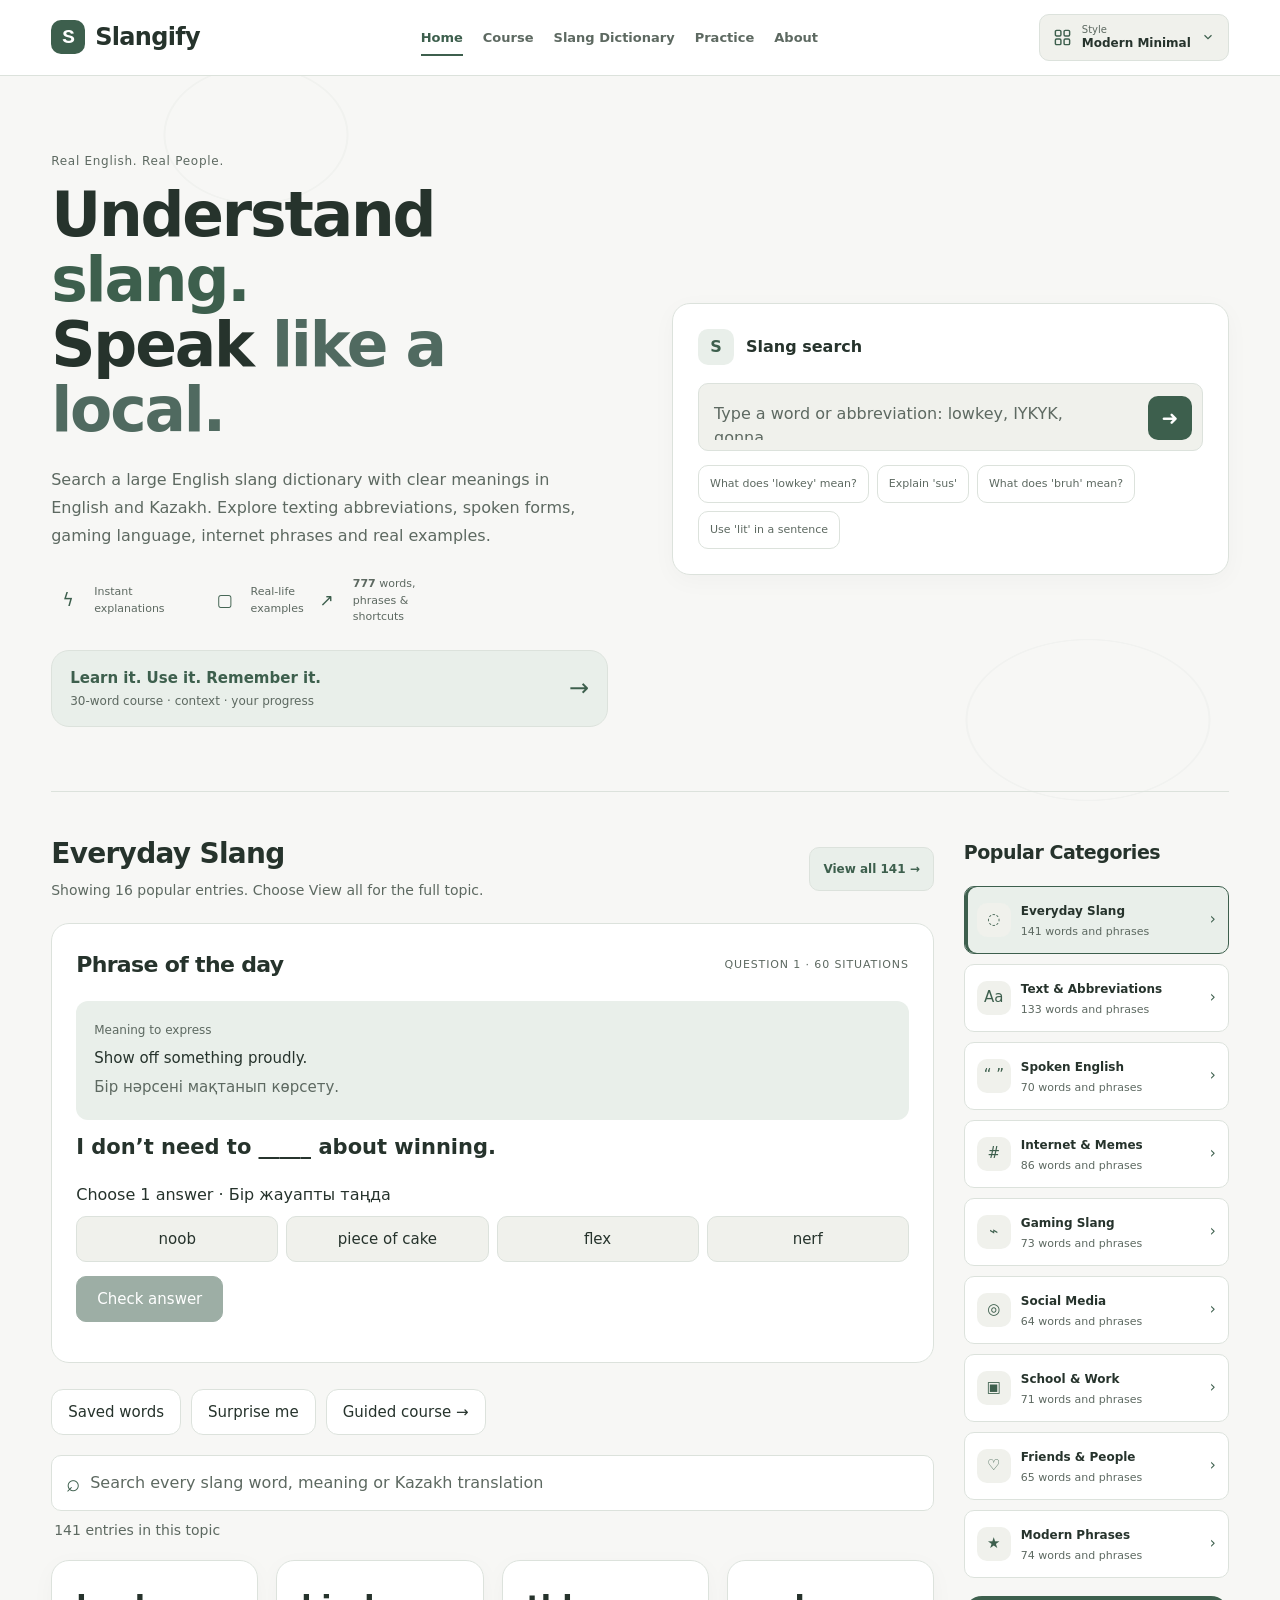
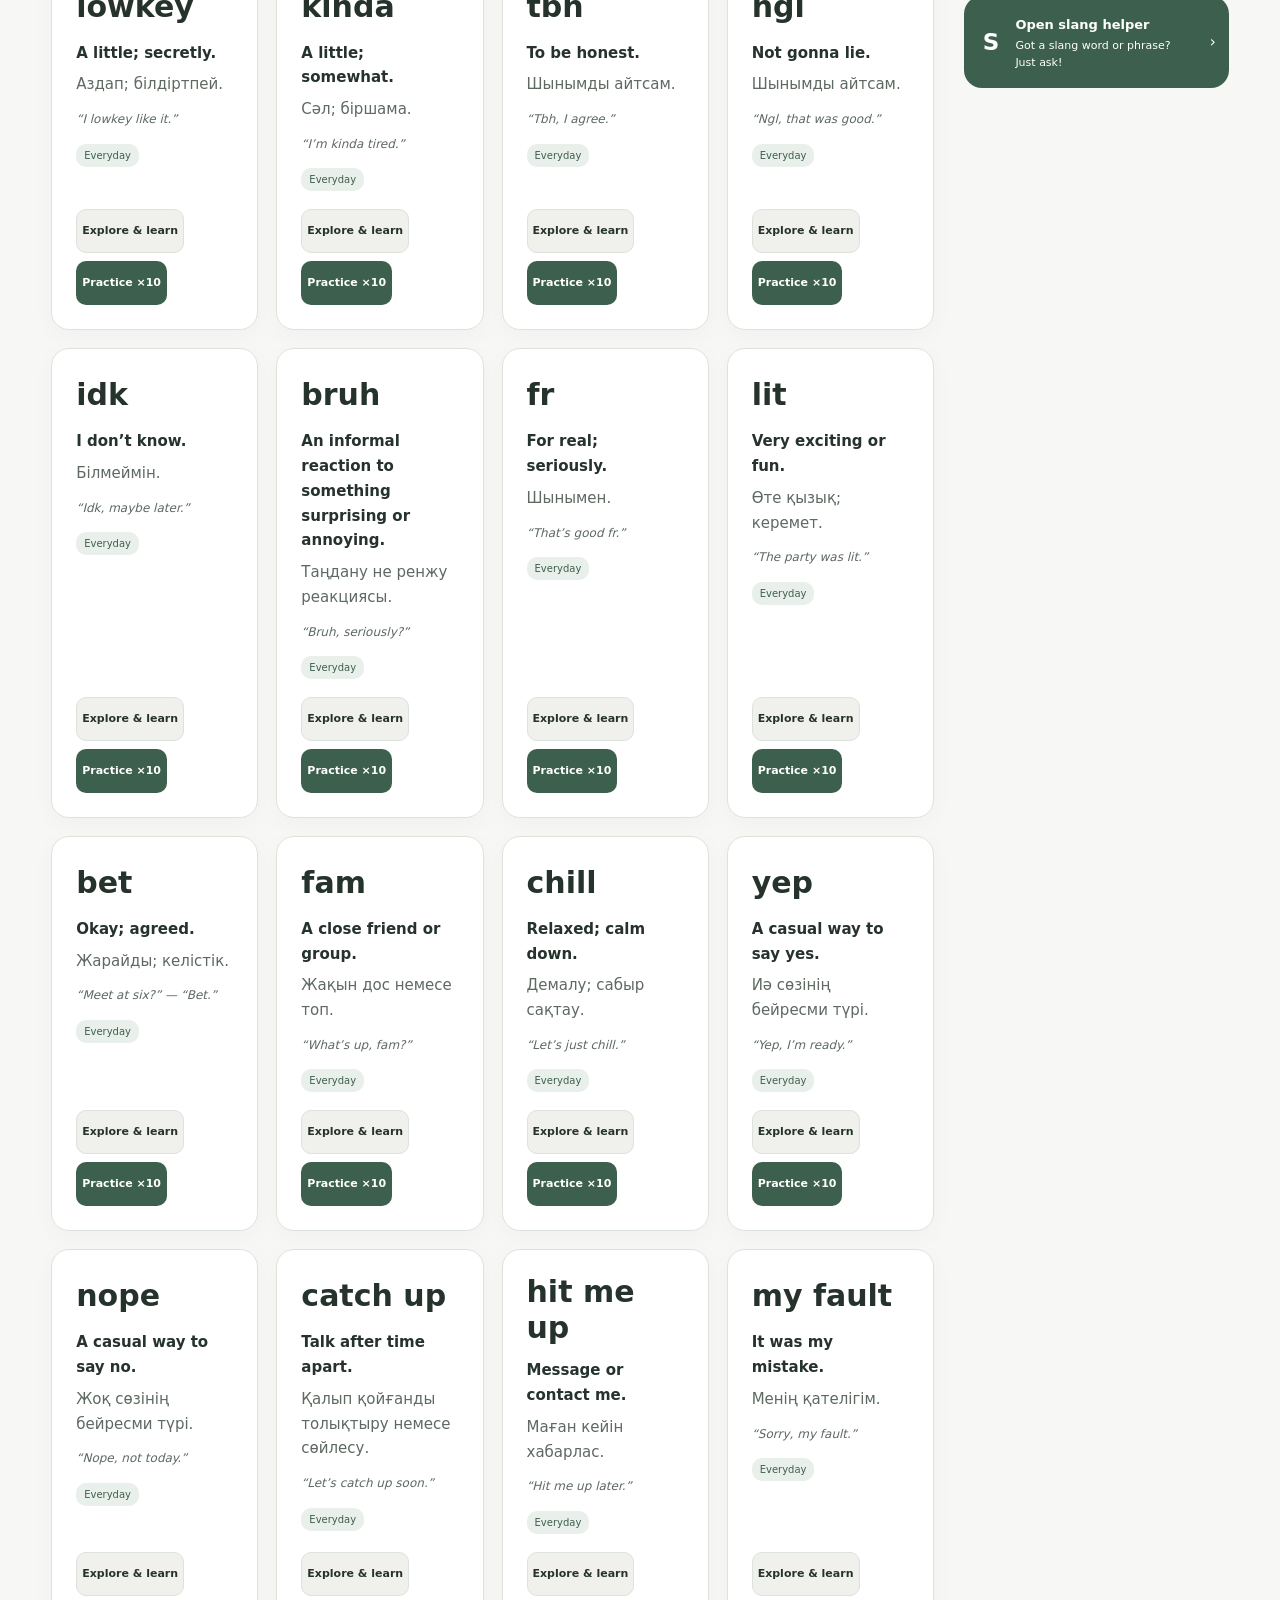
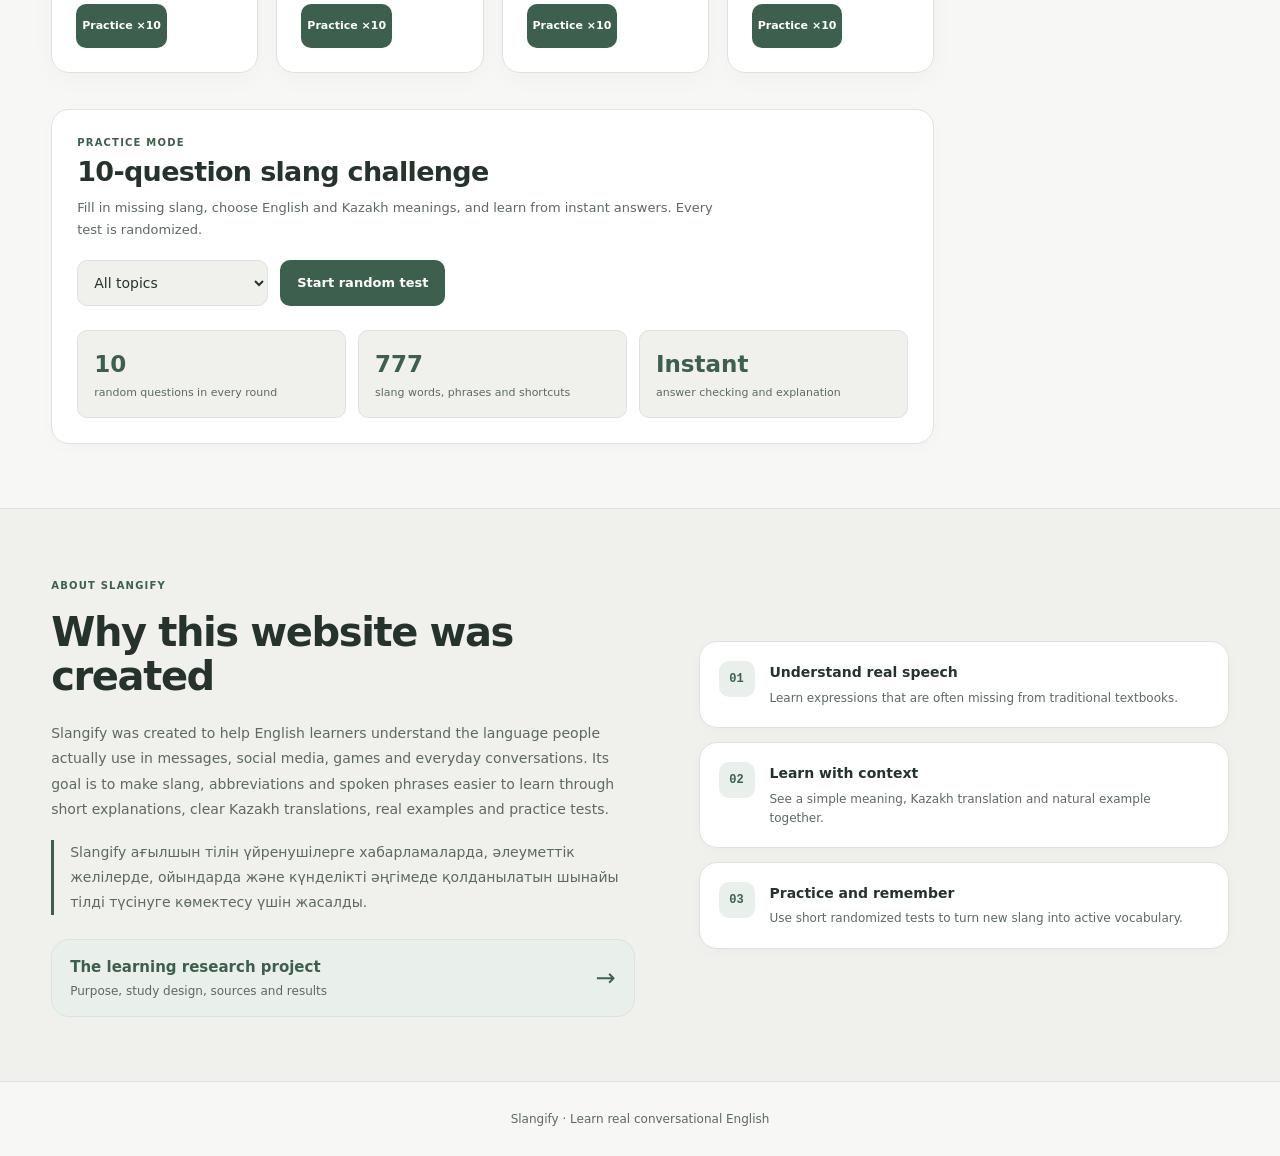
<file: index.html>
<!DOCTYPE html>
<html lang="en" data-style="modern-minimal">
<head>
<meta charset="UTF-8" />
<meta name="viewport" content="width=device-width, initial-scale=1.0, viewport-fit=cover" />
<meta name="description" content="Learn real English slang with short English explanations, Kazakh meanings, examples, and a built-in slang helper." />
<meta name="theme-color" content="#f7f7f5" />
<script>
// Apply a validated preference before the first paint; storage may be unavailable.
window.SLANGIFY_STYLES = [
  {id:'modern-pixel',name:'Modern Pixel',description:'Clean cards · pixel details',color:'#f4f4f8'},
  {id:'y2k',name:'Y2K',description:'Glossy pastels · soft curves',color:'#f7edf9'},
  {id:'neo-brutalism',name:'Neo-Brutalism',description:'Bold borders · solid shadows',color:'#fff7dc'},
  {id:'retro-web',name:'Retro Web',description:'Classic windows · paper tones',color:'#eae9dd'},
  {id:'modern-minimal',name:'Modern Minimal',description:'Quiet colors · open space',color:'#f7f7f5'},
  {id:'dark-neon',name:'Dark Neon',description:'Deep violet · gentle glow',color:'#10101b'},
  {id:'gen-z-sticker',name:'Gen-Z / Sticker',description:'Playful labels · fresh colors',color:'#f4f4df'},
  {id:'arcade-modern',name:'Arcade Modern',description:'Warm gold · arcade accents',color:'#141a2c'},
  {id:'street-graffiti',name:'Street / Graffiti',description:'Raw texture · bold lettering',color:'#f0eee9'},
  {id:'cyberpunk',name:'Cyberpunk',description:'Sharp edges · lime and teal',color:'#0e191b'}
];
try {
  const savedStyle=localStorage.getItem('slangify.design.v2');
  const style=window.SLANGIFY_STYLES.find(item=>item.id===savedStyle);
  if(style){
    document.documentElement.dataset.style=style.id;
    document.querySelector('meta[name="theme-color"]').content=style.color;
  }
} catch {}
</script>
<meta property="og:title" content="Slangify — Understand slang. Speak naturally." />
<meta property="og:description" content="Explore conversational English slang with clear English and Kazakh explanations." />
<link rel="icon" type="image/svg+xml" href="data:image/svg+xml,%3Csvg xmlns='http://www.w3.org/2000/svg' viewBox='0 0 64 64' shape-rendering='crispEdges'%3E%3Crect width='64' height='64' fill='%23263d80'/%3E%3Crect x='4' y='4' width='56' height='56' fill='%236c55e8'/%3E%3Cpath d='M16 14h34v9H25v7h25v20H14v-9h27v-7H16z' fill='white'/%3E%3C/svg%3E" />
<title>Slangify — Understand slang. Speak naturally.</title>
<style>
/* One token system styles every surface, including the helper and quiz states. */
:root,.style-choice,[data-style="modern-pixel"]{
  color-scheme:light;--bg:#f4f3ff;--surface:#fff;--surface-alt:#eeecfc;--ink:#202137;--muted:#5d6079;--line:#d5d4e7;
  --accent:#5941c9;--accent-2:#215fa5;--on-accent:#fff;--soft:#eae5ff;--radius:14px;--small-radius:8px;--edge:1px;
  --shadow:4px 4px 0 #d9d4f1;--button-shadow:2px 2px 0 #c5bce8;--display:ui-sans-serif,system-ui,-apple-system,"Segoe UI",sans-serif;
  --body-font:ui-sans-serif,system-ui,-apple-system,"Segoe UI",sans-serif;--heading-weight:850;--tracking:-.055em;
  --backdrop:radial-gradient(circle at 85% 0%,#e6dfff 0,transparent 34%);--texture-size:auto;--accent-fill:linear-gradient(135deg,#5941c9,#7351cf);
  --good:#155a3e;--good-bg:#e7f6ed;--bad:#913045;--bad-bg:#fdebf0;
}
[data-style="y2k"]{--bg:#f7edf9;--surface:#fff9ff;--surface-alt:#f0e5f7;--ink:#352247;--muted:#705377;--line:#d8bde3;--accent:#8c2583;--accent-2:#5245b2;--soft:#f7dcf1;--radius:26px;--small-radius:18px;--shadow:0 10px 26px #a56fbd20,inset 0 2px 0 #fff;--button-shadow:0 4px 0 #d3abc9,inset 0 1px 0 #ffffff70;--display:"Trebuchet MS",ui-sans-serif,sans-serif;--backdrop:radial-gradient(ellipse at 85% 8%,#d3e9ff 0,transparent 40%),radial-gradient(ellipse at 5% 28%,#f7cef1 0,transparent 45%);--accent-fill:linear-gradient(180deg,#a43696,#712472)}
[data-style="neo-brutalism"]{--bg:#fff7dc;--surface:#fffef7;--surface-alt:#fff0ae;--ink:#242325;--muted:#565148;--line:#242325;--accent:#4635ae;--accent-2:#493522;--soft:#e5ddff;--radius:3px;--small-radius:2px;--edge:2px;--shadow:5px 5px 0 #242325;--button-shadow:3px 3px 0 #242325;--tracking:-.04em;--heading-weight:900;--backdrop:none;--accent-fill:#4635ae}
[data-style="retro-web"]{--bg:#eae9dd;--surface:#fffef4;--surface-alt:#f0eee1;--ink:#29382d;--muted:#586350;--line:#858774;--accent:#2f5e45;--accent-2:#834018;--soft:#e2ebd8;--radius:0px;--small-radius:0px;--shadow:3px 3px 0 #b7b8a7;--button-shadow:inset 2px 2px 0 #ffffff50,inset -2px -2px 0 #00000030;--display:Georgia,"Times New Roman",serif;--heading-weight:700;--tracking:-.04em;--body-font:"Trebuchet MS",ui-sans-serif,sans-serif;--backdrop:radial-gradient(#89978330 .7px,transparent .7px);--texture-size:8px 8px;--accent-fill:#2f5e45}
[data-style="modern-minimal"]{--bg:#f7f7f5;--surface:#fff;--surface-alt:#f0f1ec;--ink:#232e29;--muted:#657069;--line:#d9dfda;--accent:#305845;--accent-2:#305845;--soft:#e6eee7;--radius:18px;--small-radius:10px;--shadow:0 6px 20px #25372c05;--button-shadow:none;--heading-weight:650;--tracking:-.055em;--backdrop:none;--accent-fill:#305845}
[data-style="dark-neon"],[data-style="arcade-modern"],[data-style="cyberpunk"]{color-scheme:dark;--good:#a0edca;--good-bg:#183c32;--bad:#ffc0cb;--bad-bg:#472331}
[data-style="dark-neon"]{--bg:#10101b;--surface:#1b1b2e;--surface-alt:#25253c;--ink:#f4f2ff;--muted:#b7b4d0;--line:#43415b;--accent:#c1a3ff;--accent-2:#73dcf0;--on-accent:#23133c;--soft:#32284b;--radius:18px;--small-radius:10px;--shadow:0 8px 32px #a780ff0d;--button-shadow:0 0 18px #b58aff25;--backdrop:radial-gradient(ellipse at 80% 0%,#6d36872c 0,transparent 40%),radial-gradient(ellipse at 0% 30%,#28648c1c 0,transparent 36%);--accent-fill:linear-gradient(120deg,#c1a3ff,#9dccff)}
[data-style="gen-z-sticker"]{--bg:#f4f4df;--surface:#fffef5;--surface-alt:#f0f0d6;--ink:#293721;--muted:#5e6550;--line:#5d684a;--accent:#31522a;--accent-2:#793c78;--soft:#e4edcc;--radius:22px;--small-radius:14px;--edge:1.5px;--shadow:3px 4px 0 #c1cba6;--button-shadow:2px 3px 0 #b7c292;--display:"Trebuchet MS",ui-sans-serif,sans-serif;--heading-weight:900;--backdrop:radial-gradient(ellipse at 90% 0%,#e9d5ef 0,transparent 38%);--accent-fill:#31522a}
[data-style="arcade-modern"]{--bg:#141a2c;--surface:#1e2940;--surface-alt:#28344e;--ink:#f4f6ff;--muted:#b2bfd8;--line:#526581;--accent:#f5c55b;--accent-2:#83d9dd;--on-accent:#332512;--soft:#393629;--radius:10px;--small-radius:5px;--edge:2px;--shadow:4px 4px 0 #0b1020;--button-shadow:0 3px 0 #82612b;--display:"Trebuchet MS",ui-sans-serif,sans-serif;--backdrop:linear-gradient(#93a6df08 1px,transparent 1px),linear-gradient(90deg,#93a6df08 1px,transparent 1px);--texture-size:32px 32px;--accent-fill:#f5c55b}
[data-style="street-graffiti"]{--bg:#f0eee9;--surface:#fffcf5;--surface-alt:#e8e4dc;--ink:#262726;--muted:#66615b;--line:#6d6961;--accent:#a33519;--accent-2:#374a87;--soft:#ffe1d4;--radius:5px;--small-radius:3px;--edge:1.5px;--shadow:3px 4px 0 #bcb4a7;--button-shadow:2px 2px 0 #bcb4a7;--display:"Arial Black","Trebuchet MS",ui-sans-serif,sans-serif;--heading-weight:900;--backdrop:radial-gradient(#34352b18 .8px,transparent .8px);--texture-size:7px 7px;--accent-fill:#a33519}
[data-style="cyberpunk"]{--bg:#0e191b;--surface:#17272a;--surface-alt:#203539;--ink:#f2f7eb;--muted:#aec5c0;--line:#486665;--accent:#e4f57b;--accent-2:#7ee5d8;--on-accent:#1f301b;--soft:#343f28;--radius:2px;--small-radius:2px;--shadow:3px 3px 0 #3d6461;--button-shadow:2px 2px 0 #668974;--display:"Courier New",ui-monospace,monospace;--heading-weight:800;--tracking:-.06em;--backdrop:linear-gradient(135deg,transparent 80%,#60d6c608 80%),linear-gradient(#78cdb008 1px,transparent 1px);--texture-size:auto,100% 32px;--accent-fill:#e4f57b}
*{box-sizing:border-box}html{scroll-behavior:smooth;scroll-padding-top:100px}body{margin:0;min-height:100vh;color:var(--ink);background:var(--bg);background-image:var(--backdrop);background-size:var(--texture-size);font-family:var(--body-font);font-size:15px;line-height:1.5}
::selection{background:var(--accent);color:var(--on-accent)}a{color:inherit;text-decoration:none}button,input,textarea,select{font:inherit}button,select{cursor:pointer}button{color:inherit}button:disabled{cursor:default}button,a,input,textarea,select{touch-action:manipulation;-webkit-tap-highlight-color:transparent}button:focus-visible,a:focus-visible,input:focus-visible,textarea:focus-visible,select:focus-visible{outline:3px solid var(--accent);outline-offset:4px}[hidden]{display:none!important}svg{display:block;flex-shrink:0}p{overflow-wrap:break-word}
.wrap{width:min(1440px,92%);margin-inline:auto}.topbar{display:grid;grid-template-columns:auto auto minmax(0,1fr) auto;align-items:center;gap:24px;position:sticky;top:0;z-index:20;padding:14px 4%;background:var(--surface);border-bottom:var(--edge) solid var(--line)}
.brand{display:flex;align-items:center;gap:10px;font-family:var(--display);font-size:24px;font-weight:850;letter-spacing:-.7px;white-space:nowrap}.brand-mark{display:grid;place-items:center;width:34px;height:34px;background:var(--accent-fill);color:var(--on-accent);border-radius:var(--small-radius);box-shadow:var(--button-shadow)}.brand-mark:before{content:"S";font:800 21px/1 "Courier New",monospace}.tagline{font-size:11px;color:var(--muted)}nav{display:flex;align-items:center;justify-content:center;gap:24px;font-size:13px;font-weight:600}nav a{padding:9px 0;white-space:nowrap;position:relative;color:var(--muted)}nav a.active,nav a:hover{color:var(--accent)}nav a.active:after{content:"";height:2px;background:var(--accent);position:absolute;bottom:0;left:0;right:0}.top-actions{display:flex;gap:10px;align-items:center}.mobile-practice,.mobile-about{display:none}
.style-trigger{display:flex;align-items:center;gap:10px;min-height:44px;padding:8px 13px;border:var(--edge) solid var(--line);border-radius:var(--small-radius);background:var(--surface-alt);color:var(--ink);box-shadow:var(--button-shadow);text-align:left}.style-trigger-copy{display:flex;flex-direction:column;line-height:1.3}.style-trigger-copy>span{font-size:10px;color:var(--muted)}.style-trigger-copy>b{font-size:12px;font-weight:700;white-space:nowrap}.style-trigger svg{color:var(--accent)}
.hero{display:grid;grid-template-columns:minmax(0,1fr) minmax(0,1fr);gap:64px;align-items:center;padding:62px 0 54px}.hero>div{min-width:0}h1{font-family:var(--display);font-size:clamp(40px,4.8vw,68px);font-weight:var(--heading-weight);line-height:1.06;letter-spacing:var(--tracking);margin:0 0 24px;overflow-wrap:break-word}.blue{color:var(--accent)}.grad{color:var(--accent-2)}.hero-copy{max-width:570px;color:var(--muted);font-size:16px;line-height:1.75;margin:0 0 26px}.features{display:flex;gap:24px;flex-wrap:wrap}.feature{display:flex;align-items:center;gap:9px;color:var(--muted);font-size:11px}.feature .i{display:grid;place-items:center;flex:0 0 34px;height:34px;border-radius:var(--small-radius);border:var(--edge) solid var(--line);background:var(--surface);color:var(--accent);font-size:17px}
.helper-card,.practice-panel{position:relative;border:var(--edge) solid var(--line);border-radius:var(--radius);background:var(--surface);box-shadow:var(--shadow);padding:25px;min-width:0}.helper-header{display:flex;align-items:center;gap:12px;font-weight:750;font-size:16px}.bot,.avatar{display:grid;place-items:center;flex:0 0 36px;height:36px;border-radius:var(--small-radius);background:var(--soft);color:var(--accent);font-weight:850}.chat-area{margin-top:18px}.composer{display:flex;align-items:flex-end;gap:10px;padding:10px;background:var(--surface-alt);border:var(--edge) solid var(--line);border-radius:var(--small-radius)}.composer:focus-within,.search-shell:focus-within{border-color:var(--accent)}#prompt{width:100%;min-width:0;min-height:46px;max-height:230px;resize:none;border:0;background:transparent;color:var(--ink);line-height:1.5;padding:8px 5px;overflow-y:auto;font-size:16px}#prompt::placeholder,.search-input::placeholder{color:var(--muted);opacity:1}.send{display:grid;place-items:center;flex:0 0 44px;width:44px;height:44px;border:0;border-radius:var(--small-radius);background:var(--accent-fill);color:var(--on-accent);box-shadow:var(--button-shadow);font-size:20px}
.chips{display:flex;flex-wrap:wrap;gap:8px;margin-top:14px}.chip{min-height:38px;font-size:11px;padding:8px 11px;border:var(--edge) solid var(--line);border-radius:var(--small-radius);background:var(--surface);color:var(--muted)}.chip:hover{color:var(--accent);border-color:var(--accent)}.chat-response{display:none;margin-top:16px}.chat-response.show{display:block}.message{display:flex;gap:10px;align-items:flex-start}.avatar{height:32px;flex-basis:32px}.bubble{min-width:0;flex:1;background:var(--surface-alt);border:var(--edge) solid var(--line);border-radius:var(--small-radius);padding:14px;font-size:14px;line-height:1.6;overflow-wrap:anywhere}.answer-line{margin-top:6px}.answer-line.kz,.example-answer{color:var(--muted)}.example-answer{margin-top:8px;font-style:italic}
.main{display:grid;grid-template-columns:minmax(0,1fr) 265px;gap:30px;border-top:var(--edge) solid var(--line);padding:44px 0 64px}.main>div,.side{min-width:0}.section-top{display:flex;align-items:center;justify-content:space-between;gap:20px;margin-bottom:22px}.section-title,.practice-title,.side-title,.result-title{font-family:var(--display);font-weight:var(--heading-weight);letter-spacing:-.025em}.section-title{font-size:28px;line-height:1.25}.section-sub,.result-meta{color:var(--muted);font-size:12px;margin-top:8px}.viewall,.clear-search{background:var(--soft);color:var(--accent);border:var(--edge) solid var(--line);border-radius:var(--small-radius);min-height:44px;padding:10px 13px;font-size:12px;font-weight:750;white-space:nowrap}.viewall:hover,.clear-search:hover{border-color:var(--accent)}.search-tools{margin-bottom:18px}.search-shell{display:flex;gap:10px;align-items:center;padding:7px 8px 7px 14px;background:var(--surface);border:var(--edge) solid var(--line);border-radius:var(--small-radius)}.search-icon{font-size:24px;color:var(--accent)}.search-input{width:100%;min-width:0;padding:8px 0;font-size:16px;border:0;color:var(--ink);background:transparent}.clear-search{display:none}.clear-search.show{display:block}.result-meta{min-height:18px;padding-inline:3px}
.cards{display:grid;grid-template-columns:repeat(4,minmax(0,1fr));gap:16px}.card{display:flex;flex-direction:column;align-items:flex-start;min-width:0;min-height:260px;padding:18px;background:var(--surface);border:var(--edge) solid var(--line);border-radius:var(--radius);box-shadow:var(--shadow);transition:transform .15s,border-color .15s}.card:hover{border-color:var(--accent);transform:translateY(-2px)}.word{font-family:var(--display);font-weight:800;letter-spacing:-.025em;font-size:23px;color:var(--accent);margin-bottom:12px;max-width:100%;overflow-wrap:anywhere;line-height:1.2}.lang-row{font-size:13px;font-weight:600;line-height:1.55;overflow-wrap:anywhere}.lang-row.kz{margin-top:7px;font-weight:400;color:var(--muted)}.example{font-size:12px;font-style:italic;color:var(--muted);line-height:1.5;margin-top:12px;overflow-wrap:anywhere}.pill{display:inline-block;font-size:10px;background:var(--soft);color:var(--accent);border-radius:var(--small-radius);padding:4px 8px;margin-top:14px}.card-actions{display:grid;grid-template-columns:1fr 1fr;gap:8px;width:100%;padding-top:18px;margin-top:auto}.card-action{min-height:44px;padding:8px 5px;font-size:11px;font-weight:700;white-space:nowrap;color:var(--ink);background:var(--surface-alt);border:var(--edge) solid var(--line);border-radius:var(--small-radius)}.card-action.practice-word{background:var(--accent-fill);color:var(--on-accent);border-color:transparent}.card-action:hover{border-color:var(--accent)}.empty-state{grid-column:1/-1;border:1px dashed var(--line);border-radius:var(--radius);background:var(--surface);color:var(--muted);padding:36px 20px;text-align:center}.empty-state b{display:block;color:var(--ink);margin-bottom:8px}
.side-title{font-size:19px;margin:2px 0 19px}.categories{display:grid;gap:10px}.cat{width:100%;display:flex;gap:10px;align-items:center;min-height:68px;padding:12px;text-align:left;border:var(--edge) solid var(--line);border-radius:var(--small-radius);background:var(--surface);color:var(--ink)}.cat.active,.cat:hover{border-color:var(--accent);background:var(--soft)}.cat.active{box-shadow:inset 3px 0 0 var(--accent)}.cat-icon{display:grid;place-items:center;flex:0 0 34px;height:34px;background:var(--surface-alt);color:var(--accent);border-radius:var(--small-radius)}.cat b{font-size:12px}.cat span{display:block;font-size:11px;color:var(--muted);margin-top:2px}.arrow{margin-left:auto;color:var(--accent)}.try{width:100%;display:flex;align-items:center;gap:10px;margin-top:18px;padding:17px 13px;border:0;background:var(--accent-fill);color:var(--on-accent);border-radius:var(--radius);text-align:left;box-shadow:var(--button-shadow)}.try .big{font-family:var(--display);font-size:23px;font-weight:800;padding:0 6px}.try b{font-size:13px}.try p{font-size:11px;margin:3px 0 0;line-height:1.5}
.practice-zone{margin-top:36px;scroll-margin-top:100px}.practice-head{display:flex;flex-direction:column;align-items:flex-start;gap:20px}.practice-kicker,.about-kicker{font:750 10px/1.5 var(--body-font);color:var(--accent);letter-spacing:.12em;text-transform:uppercase}.practice-title{margin:6px 0 9px;font-size:27px;line-height:1.2}.practice-copy,.result-copy{color:var(--muted);font-size:13px;line-height:1.65;margin:0;max-width:650px}.practice-controls{display:flex;gap:12px;align-items:center;flex-wrap:wrap}.practice-select{min-height:46px;max-width:250px;background:var(--surface-alt);color:var(--ink);padding:8px 12px;border:var(--edge) solid var(--line);border-radius:var(--small-radius);font-size:14px}.start-quiz,.next-question,.result-restart{min-height:46px;padding:10px 17px;background:var(--accent-fill);color:var(--on-accent);border:0;border-radius:var(--small-radius);box-shadow:var(--button-shadow);font-weight:750;font-size:13px}.practice-welcome{display:grid;grid-template-columns:repeat(3,minmax(0,1fr));gap:12px;margin-top:24px}.practice-stat{padding:16px;border:var(--edge) solid var(--line);border-radius:var(--small-radius);background:var(--surface-alt)}.practice-stat b{display:block;font-family:var(--display);color:var(--accent);font-size:23px}.practice-stat span{display:block;font-size:11px;color:var(--muted);margin-top:3px}
.quiz-shell,.quiz-result{margin-top:24px;padding-top:23px;border-top:var(--edge) solid var(--line)}.quiz-top{display:flex;justify-content:space-between;gap:15px;font-size:12px;color:var(--muted)}.quiz-counter{color:var(--accent);font-weight:750}.progress-track{height:8px;background:var(--surface-alt);border-radius:var(--small-radius);overflow:hidden;margin:12px 0 22px}.progress-bar{height:100%;width:0;background:var(--accent-fill);transition:width .2s}.quiz-mode{display:inline-flex;font-size:11px;color:var(--accent);background:var(--soft);padding:5px 9px;border-radius:var(--small-radius);margin-bottom:12px}.quiz-question{font-size:22px;font-weight:750;line-height:1.35;overflow-wrap:anywhere}.quiz-detail{margin-top:14px;padding:14px 16px;background:var(--surface-alt);color:var(--ink);border-left:3px solid var(--accent);border-radius:0 var(--small-radius) var(--small-radius) 0;font-size:14px;line-height:1.6;overflow-wrap:anywhere}.answer-grid{display:grid;grid-template-columns:1fr 1fr;gap:12px;margin-top:20px}.answer-option{min-height:52px;padding:13px;text-align:left;border:var(--edge) solid var(--line);border-radius:var(--small-radius);background:var(--surface);color:var(--ink);font-size:14px;line-height:1.5;overflow-wrap:anywhere}.answer-option:hover:not(:disabled){border-color:var(--accent);background:var(--soft)}.answer-option.correct,.quiz-feedback.good{background:var(--good-bg);color:var(--good);border-color:var(--good)}.answer-option.wrong,.quiz-feedback.bad{background:var(--bad-bg);color:var(--bad);border-color:var(--bad)}.quiz-feedback{display:none;padding:14px;border:1px solid;border-radius:var(--small-radius);margin-top:16px;font-size:13px;line-height:1.65}.quiz-feedback.show{display:block}.quiz-feedback b{display:block;margin-bottom:5px}.next-row{display:flex;justify-content:flex-end;margin-top:18px}.next-question{display:none}.next-question.show{display:inline-block}.quiz-result{text-align:center}.result-ring{display:grid;place-items:center;width:112px;height:112px;border-radius:50%;background:conic-gradient(var(--accent) var(--score-angle,0deg),var(--surface-alt) 0);position:relative;margin:0 auto 18px}.result-ring:after{content:"";position:absolute;inset:8px;border-radius:50%;background:var(--surface)}.result-score{position:relative;z-index:1;font-size:26px;font-weight:800;color:var(--accent)}.result-title{font-size:26px}.result-copy{margin:10px auto 18px}.result-missed{display:flex;gap:8px;flex-wrap:wrap;justify-content:center;margin-bottom:20px}.missed-chip{color:var(--bad);background:var(--bad-bg);font-size:12px;padding:5px 10px;border-radius:var(--small-radius)}
.about-section{padding:64px 0;border-top:var(--edge) solid var(--line);background:var(--surface-alt)}.about-inner{display:grid;grid-template-columns:1.1fr 1fr;gap:64px;align-items:center}.about-heading h2{font-family:var(--display);font-weight:var(--heading-weight);font-size:40px;letter-spacing:var(--tracking);line-height:1.12;margin:14px 0 22px}.about-heading p{font-size:14px;line-height:1.8;color:var(--muted);margin:0}.about-heading .about-kz{margin-top:18px;padding-left:16px;border-left:3px solid var(--accent)}.about-points{display:grid;gap:14px}.about-card{display:flex;align-items:flex-start;gap:15px;border:var(--edge) solid var(--line);border-radius:var(--radius);padding:19px;background:var(--surface);box-shadow:var(--shadow)}.about-card>span{display:grid;place-items:center;flex:0 0 36px;height:36px;font:700 12px "Courier New",monospace;background:var(--soft);color:var(--accent);border-radius:var(--small-radius)}.about-card b{font-size:14px}.about-card p{font-size:12px;color:var(--muted);line-height:1.6;margin:5px 0 0}.footer{text-align:center;border-top:var(--edge) solid var(--line);color:var(--muted);font-size:12px;padding:28px 20px}.toast{position:fixed;bottom:22px;right:22px;z-index:30;background:var(--ink);color:var(--bg);padding:12px 18px;border-radius:var(--small-radius);box-shadow:var(--shadow);font-size:13px;opacity:0;pointer-events:none;transform:translateY(10px);transition:.2s}.toast.show{opacity:1;transform:none}
/* Recognizable treatments beyond a palette change. No decoration covers reading text. */
[data-style="modern-pixel"] .brand-mark{border-radius:2px;box-shadow:3px 0 0 var(--soft),0 3px 0 var(--soft)}[data-style="modern-pixel"] .helper-card:after{content:"";position:absolute;right:22px;top:22px;width:6px;height:6px;background:var(--accent);box-shadow:9px 0 0 var(--accent-2),0 9px 0 var(--accent-2);pointer-events:none}[data-style="modern-pixel"] .word{font-family:"Courier New",monospace}
[data-style="y2k"] .brand{font-style:italic}[data-style="y2k"] .helper-card{background:linear-gradient(160deg,#fff9ff,#eeebff)}[data-style="y2k"] .word{font-style:italic}[data-style="y2k"] .pill{border-radius:999px;border:1px solid var(--line)}[data-style="y2k"] .style-trigger{border-radius:999px}
[data-style="neo-brutalism"] .section-title,[data-style="neo-brutalism"] .practice-title{text-transform:uppercase}[data-style="neo-brutalism"] .word{background:#f1ef74;color:#242325;padding:4px 8px;border:2px solid #242325}[data-style="neo-brutalism"] .cat.active{background:#edea87;box-shadow:3px 3px 0 var(--ink)}
[data-style="retro-web"] .helper-header{margin:-25px -25px 20px;padding:12px 18px;background:var(--accent);color:var(--on-accent)}[data-style="retro-web"] .helper-header .bot{height:26px;flex-basis:26px}[data-style="retro-web"] .chat-area{margin-top:0}[data-style="retro-web"] nav a{text-decoration:underline;text-underline-offset:4px}[data-style="retro-web"] .section-title{font-style:italic}
[data-style="modern-minimal"] .hero{padding-block:76px 64px}[data-style="modern-minimal"] .word{font-weight:650}[data-style="modern-minimal"] .feature .i{border:0;background:transparent}[data-style="modern-minimal"] .card{box-shadow:none}
[data-style="dark-neon"] .helper-card{border-top:2px solid var(--accent)}[data-style="dark-neon"] .brand-mark{box-shadow:0 0 16px #c1a3ff35}[data-style="dark-neon"] .progress-bar{box-shadow:0 0 14px var(--accent)}
[data-style="gen-z-sticker"] .word{color:var(--ink);background:#e3eab5;padding:5px 11px;border:1.5px solid var(--line);border-radius:6px;transform:rotate(-2deg);box-shadow:2px 2px 0 #c2cca4}[data-style="gen-z-sticker"] .card:nth-child(3n+2) .word{background:#ecd5f1;transform:rotate(2deg)}[data-style="gen-z-sticker"] .card:nth-child(3n) .word{background:#f8d7b8;transform:rotate(-1deg)}[data-style="gen-z-sticker"] .pill{border:1px dashed var(--line);background:transparent}
[data-style="arcade-modern"] .progress-bar{background:repeating-linear-gradient(90deg,#f5c55b 0 14px,#c69634 14px 18px)}[data-style="arcade-modern"] .practice-kicker{font-family:"Courier New",monospace}[data-style="arcade-modern"] .practice-panel{border-top:4px solid var(--accent)}[data-style="arcade-modern"] .word{font-family:"Courier New",monospace}
[data-style="street-graffiti"] h1{font-style:italic;text-transform:uppercase;font-size:clamp(36px,4.4vw,62px)}[data-style="street-graffiti"] .word{font-style:italic;text-decoration:underline;text-decoration-thickness:3px;text-underline-offset:5px}[data-style="street-graffiti"] .pill{border:1px dashed var(--accent)}[data-style="street-graffiti"] .helper-card{border-top:5px solid var(--accent)}
[data-style="cyberpunk"] .section-title,[data-style="cyberpunk"] .practice-title{text-transform:uppercase}[data-style="cyberpunk"] .helper-card{border-left:4px solid var(--accent-2)}[data-style="cyberpunk"] .card{border-top:2px solid var(--accent-2)}[data-style="cyberpunk"] .practice-kicker{font-family:"Courier New",monospace;letter-spacing:.18em}
/* Native dialog: Escape, keyboard focus containment, and an independent mobile scroll area. */
.style-dialog{width:min(720px,calc(100% - 32px));max-height:min(820px,calc(100dvh - 40px));padding:0;border:var(--edge) solid var(--line);border-radius:20px;background:var(--surface);color:var(--ink);box-shadow:0 28px 100px #0005;overflow:auto;overscroll-behavior:contain}.style-dialog::backdrop{background:#0e14236b;backdrop-filter:blur(5px)}.style-dialog-head{display:flex;justify-content:space-between;align-items:flex-start;gap:16px;padding:24px 24px 14px}.style-dialog h2{font:750 27px/1.2 var(--body-font);letter-spacing:-.6px;margin:0 0 7px}.style-dialog p{font-size:13px;color:var(--muted);margin:0;line-height:1.5}.style-close{display:grid;place-items:center;width:44px;height:44px;flex:0 0 44px;border:1px solid var(--line);border-radius:10px;background:var(--surface-alt);color:var(--ink);font-size:24px}.style-grid{display:grid;grid-template-columns:1fr 1fr;gap:12px;padding:10px 24px 20px}.style-choice{display:flex;flex-direction:column;gap:10px;width:100%;text-align:left;padding:12px;border:2px solid var(--line);border-radius:12px;background:var(--surface);color:var(--ink);position:relative}.style-choice:hover{border-color:var(--accent)}.style-choice[aria-pressed="true"]{border-color:var(--accent);outline:2px solid var(--accent);outline-offset:2px}.style-choice-top{display:flex;justify-content:space-between;gap:8px;align-items:center}.style-name{font:700 13px/1.3 var(--body-font)}.style-check{flex-shrink:0;visibility:hidden;background:var(--accent);color:var(--on-accent);border-radius:50%;width:20px;height:20px;display:grid;place-items:center;font-size:12px}.style-choice[aria-pressed="true"] .style-check{visibility:visible}.style-desc{font:400 11px/1.4 var(--body-font);color:var(--muted)}.style-preview{display:flex;flex-direction:column;gap:9px;width:100%;background:var(--bg);background-image:var(--backdrop);background-size:var(--texture-size);border:var(--edge) solid var(--line);border-radius:var(--small-radius);padding:12px;overflow:hidden}.preview-title{font:var(--heading-weight) 20px/1 var(--display);letter-spacing:-.6px;color:var(--ink)}.preview-title em{font-style:normal;color:var(--accent)}.preview-row{display:grid;grid-template-columns:1fr 1fr 1fr;gap:7px}.preview-cell{display:flex;flex-direction:column;gap:5px;padding:8px 6px;background:var(--surface);border:var(--edge) solid var(--line);border-radius:var(--small-radius);box-shadow:var(--shadow)}.preview-cell:before{content:"";width:65%;height:5px;background:var(--accent);border-radius:2px}.preview-cell:after{content:"";width:90%;height:3px;background:var(--line);border-radius:2px}.style-dialog-foot{display:flex;gap:16px;align-items:center;justify-content:space-between;position:sticky;bottom:0;padding:14px 24px;background:var(--surface);border-top:1px solid var(--line)}.style-status{font-size:12px;color:var(--muted)}.style-done{min-height:44px;border:0;border-radius:10px;padding:10px 22px;background:var(--accent);color:var(--on-accent);font-weight:700}
@media(min-width:1700px){.hero{gap:100px}.main{grid-template-columns:minmax(0,1fr) 285px}}
@media(max-width:1440px){.tagline{display:none}.topbar{grid-template-columns:auto minmax(0,1fr) auto;gap:20px}nav{gap:20px}}
@media(max-width:1240px){.cards{grid-template-columns:repeat(2,minmax(0,1fr))}.hero{gap:36px}.main{grid-template-columns:minmax(0,1fr) 245px;gap:24px}.about-inner{gap:40px}}
@media(max-width:1000px){.topbar{grid-template-columns:1fr auto;padding-bottom:8px;gap:8px 20px}nav{grid-row:2;grid-column:1/-1;justify-content:flex-start;gap:26px;overflow-x:auto;padding-bottom:3px}.top-actions{grid-row:1;grid-column:2}.hero{grid-template-columns:1fr;gap:30px;padding:40px 0}.hero-copy{max-width:700px}.main{display:flex;flex-direction:column}.side{order:-1}.categories{display:flex;gap:10px;overflow-x:auto;padding-bottom:10px}.cat{width:220px;flex:0 0 220px}.try{display:none}.side-title{margin-bottom:12px}.about-inner{grid-template-columns:1fr}.style-trigger-copy{flex-direction:row;align-items:center;gap:8px}.style-trigger-copy>span{font-size:12px}.features{gap:20px}.practice-head{flex-direction:row;align-items:flex-end}.practice-controls{justify-content:flex-end}html{scroll-padding-top:135px}.practice-zone{scroll-margin-top:135px}}
@media(max-width:680px){.wrap{width:calc(100% - 36px)}.topbar{padding:10px 18px 6px}.brand{font-size:22px}.brand-mark{width:30px;height:30px}.style-trigger{padding:8px 10px;gap:7px}.style-trigger-copy>span{display:none}.style-trigger-copy>b{font-size:11px}.style-trigger svg:last-child{width:12px}nav{font-size:12px;gap:22px;scrollbar-width:thin}nav a{min-height:42px;display:flex;align-items:center}.hero{padding:32px 0 36px}.hero-copy{font-size:14px;line-height:1.7;margin-bottom:22px}h1{font-size:clamp(35px,7.6vw,46px);letter-spacing:-.045em;margin-bottom:18px}.features{gap:14px}.feature{font-size:10px;gap:7px}.feature .i{flex-basis:30px;height:30px}.helper-card,.practice-panel{padding:18px}.helper-header{font-size:15px}.chips{flex-wrap:nowrap;overflow-x:auto;padding-bottom:4px}.chip{flex-shrink:0;min-height:44px}.composer{padding:7px}.main{padding-top:30px;padding-bottom:40px;gap:24px}.section-top{gap:14px;align-items:flex-start;flex-wrap:wrap}.section-title{font-size:26px}.viewall{font-size:12px}.card{padding:18px}.about-section{padding:42px 0}.about-heading h2{font-size:33px}.about-heading p{font-size:13px}.about-inner{gap:28px}.practice-head{flex-direction:column;align-items:stretch}.practice-controls{display:grid;grid-template-columns:1fr}.practice-select{max-width:none;width:100%;font-size:16px}.practice-title{font-size:25px}.practice-welcome{gap:8px}.practice-stat{padding:12px 8px}.practice-stat b{font-size:20px}.practice-stat span{font-size:10px}.answer-grid{grid-template-columns:1fr}.quiz-question{font-size:20px}.next-question{width:100%}.next-row{display:block}.toast{bottom:16px;left:18px;right:18px;text-align:center}.style-dialog{width:calc(100% - 20px);max-height:calc(100dvh - 20px);border-radius:16px}.style-dialog-head{padding:20px 16px 12px}.style-grid{gap:10px;padding:10px 16px 18px}.style-choice{padding:10px;gap:8px}.style-preview{padding:9px;gap:7px}.preview-title{font-size:17px}.preview-row{gap:4px}.preview-cell{padding:6px 4px}.style-name{font-size:12px}.style-desc{font-size:10px}.style-dialog-foot{padding:12px 16px}.style-dialog h2{font-size:24px}[data-style="retro-web"] .helper-header{margin:-18px -18px 18px;padding:12px 16px}[data-style="modern-minimal"] .hero{padding:40px 0}[data-style="street-graffiti"] h1{font-size:35px}}
@media(max-width:480px){.cards{grid-template-columns:1fr}.card{min-height:245px}.features{display:grid;grid-template-columns:1fr 1fr}.features .feature:last-child{grid-column:1/-1}.practice-welcome{grid-template-columns:1fr}.practice-stat{display:flex;gap:14px;align-items:center;padding:12px}.practice-stat b{min-width:64px}.practice-stat span{font-size:12px}.section-sub{font-size:12px}.style-preview{gap:8px}.style-name{min-height:32px;display:flex;align-items:center}.style-trigger-copy>b{max-width:116px;overflow:hidden;text-overflow:ellipsis}}
@media(prefers-reduced-motion:reduce){html{scroll-behavior:auto}*,*:before,*:after{transition:none!important;animation:none!important}.card:hover{transform:none}}
/* Mobile screens keep the dictionary and quiz in the same DOM, preserving state. */
.mobile-nav,.mobile-intro,.mobile-shortcuts,.mobile-topic,.mobile-more{display:none}
.sr-only{position:absolute;width:1px;height:1px;padding:0;margin:-1px;overflow:hidden;clip:rect(0,0,0,0);white-space:nowrap;border:0}
@media(max-width:760px){
  html{scroll-padding-top:82px;scroll-behavior:auto}
  body{padding-bottom:calc(86px + env(safe-area-inset-bottom,0px));-webkit-text-size-adjust:100%}
  .wrap{width:calc(100% - 32px)}
  .topbar{grid-template-columns:minmax(0,1fr) auto;gap:12px;padding:calc(10px + env(safe-area-inset-top,0px)) max(16px,env(safe-area-inset-right,0px)) 10px max(16px,env(safe-area-inset-left,0px));min-height:66px}
  .topbar nav,.tagline{display:none}
  .brand{font-family:var(--body-font);font-size:23px;letter-spacing:-.8px;min-width:0;min-height:44px}
  .brand-mark{width:30px;height:30px;flex:0 0 30px}
  .style-trigger{min-height:44px;max-width:150px;box-shadow:none;padding:9px 11px;gap:8px}
  .style-trigger-copy>span{display:none}.style-trigger-copy>b{max-width:100px;font-size:11px;overflow:hidden;text-overflow:ellipsis}
  .style-trigger svg:last-child{display:none}
  .mobile-nav{display:grid;grid-template-columns:repeat(4,minmax(0,1fr));gap:4px;position:fixed;z-index:25;left:0;right:0;bottom:0;margin:0;padding:7px max(12px,env(safe-area-inset-right,0px)) calc(7px + env(safe-area-inset-bottom,0px)) max(12px,env(safe-area-inset-left,0px));background:var(--surface);border-top:var(--edge) solid var(--line);box-shadow:0 -4px 20px #00000007}
  .mobile-nav a{display:flex;flex-direction:column;align-items:center;justify-content:center;gap:4px;min-width:0;min-height:56px;padding:6px 2px;border-radius:12px;color:var(--muted);font-family:var(--body-font);font-size:11px;font-weight:650;line-height:1.2}
  .mobile-nav a[aria-current="page"]{background:var(--soft);color:var(--accent)}
  .mobile-nav svg{width:22px;height:22px}
  body.mobile-keyboard .mobile-nav{visibility:hidden;pointer-events:none}
  body[data-mobile-view] .hero,body[data-mobile-view] .main,body[data-mobile-view] .about-section{display:none}
  body[data-mobile-view="home"] .hero{display:flex;flex-direction:column;align-items:stretch}
  body[data-mobile-view="dictionary"] .main{display:flex}
  body[data-mobile-view="practice"] .main{display:block}
  body[data-mobile-view="about"] .about-section{display:block}
  body[data-mobile-view="dictionary"] .practice-zone{display:none}
  body[data-mobile-view="practice"] .side,body[data-mobile-view="practice"] .dictionary-content>.dictionary-header,body[data-mobile-view="practice"] .dictionary-content>.search-tools,body[data-mobile-view="practice"] .dictionary-content>.cards,body[data-mobile-view="practice"] .dictionary-content>.mobile-more{display:none}
  body[data-mobile-view="practice"] .practice-zone{display:block}
  body[data-mobile-view] .footer{display:none}
  body .hero,body[data-mobile-view] .hero{padding:24px 0 12px;gap:23px}
  body h1,body[data-mobile-view] h1{font-size:clamp(28px,7.5vw,38px);line-height:1.13;letter-spacing:-.045em;margin:0 0 11px}
  .hero-copy,.features{display:none}
  .mobile-intro{display:block;color:var(--muted);font-size:14px;line-height:1.65;margin:0;max-width:36ch}
  .helper-card{padding:18px;box-shadow:none}
  .helper-header{font-size:16px;gap:10px}
  .bot{flex-basis:30px;height:30px}
  .chat-area{margin-top:16px}.composer{padding:8px;gap:8px}
  #prompt{font-size:16px;min-height:60px;line-height:1.5;padding:4px 2px}
  .send{flex-basis:48px;width:48px;height:48px;box-shadow:none}
  .chips{display:grid;grid-template-columns:repeat(2,minmax(0,1fr));overflow:visible;gap:8px;margin-top:12px;padding:0}
  .chip{min-width:0;min-height:46px;font-size:12px;padding:10px 6px;white-space:normal}
  .bubble{font-size:15px;padding:14px;line-height:1.65}.message{gap:0}.message .avatar{display:none}
  .answer-line.kz,.example-answer{font-size:14px}
  .mobile-shortcuts{display:grid;grid-template-columns:1fr 1fr;gap:12px}
  .mobile-shortcut{display:flex;flex-direction:column;gap:8px;min-width:0;min-height:122px;padding:17px;border:var(--edge) solid var(--line);border-radius:var(--radius);background:var(--surface);color:var(--ink)}
  .mobile-shortcut svg{color:var(--accent)}
  .mobile-shortcut b{font-size:14px}.mobile-shortcut span{font-size:12px;color:var(--muted);line-height:1.4}
  .main{padding:20px 0 12px;border-top:0;gap:18px}
  .side{order:-1}.side-title,.side .categories,.side .try{display:none}
  .mobile-topic{display:flex;flex-direction:column;gap:7px}
  .mobile-topic>span{font-size:12px;color:var(--muted);font-weight:650}
  .mobile-topic select{width:100%;min-height:50px;padding:11px 38px 11px 14px;font-size:16px;font-weight:600;color:var(--ink);background:var(--surface);border:var(--edge) solid var(--line);border-radius:var(--small-radius)}
  .section-top{flex-wrap:nowrap;gap:12px;margin-bottom:15px;align-items:center}.section-title{font-size:23px;line-height:1.2;overflow-wrap:anywhere}
  .section-sub{display:none}.viewall{min-height:44px;padding:8px 10px;font-size:11px}
  .search-tools{position:sticky;top:calc(64px + env(safe-area-inset-top,0px));z-index:10;padding:7px 0 4px;margin:0 0 12px;background:var(--bg)}
  .search-shell{min-height:52px;padding:6px 8px 6px 12px;gap:8px}
  .search-input{font-size:16px;line-height:1.5}.result-meta{font-size:12px;line-height:1.5;margin-top:6px}
  .clear-search{font-size:13px;min-height:44px}
  .cards{grid-template-columns:1fr;gap:14px}
  .card{display:grid;grid-template-columns:minmax(0,1fr) auto;align-items:start;gap:0 12px;padding:18px;min-height:0;box-shadow:none}
  .card:hover{transform:none}
  .card .word{grid-column:1;grid-row:1;font-size:25px;line-height:1.2;margin:0 0 13px;max-width:100%;justify-self:start}
  .card .pill{grid-column:2;grid-row:1;max-width:108px;margin:0;font-size:10px;padding:5px 7px;line-height:1.4}
  .card .lang-row,.card .example,.card .card-actions{grid-column:1/-1}
  .card .lang-row{font-size:15px;line-height:1.6;font-weight:550}
  .card .lang-row.kz{font-size:15px;font-weight:400;margin-top:5px}
  .card .example{font-size:14px;line-height:1.5;margin-top:12px}
  .card-actions{gap:10px;margin-top:0;padding-top:16px}
  .card-action{min-height:46px;font-size:13px;white-space:normal}
  .mobile-more{display:block;width:100%;min-height:50px;padding:12px;margin-top:18px;background:var(--soft);color:var(--accent);border:var(--edge) solid var(--line);border-radius:var(--small-radius);font-size:14px;font-weight:700}
  .practice-zone{margin:0;scroll-margin-top:85px}
  .practice-panel{padding:18px;box-shadow:none}
  .practice-title{font-size:26px;line-height:1.2;margin:6px 0 12px;overflow-wrap:anywhere}
  .practice-copy{font-size:14px;line-height:1.65}
  .practice-head{display:flex;flex-direction:column;align-items:stretch;gap:20px}
  .practice-controls{display:flex;flex-direction:column;align-items:stretch;gap:12px}
  .practice-select{font-size:16px;min-height:50px;max-width:none;width:100%}
  .start-quiz,.result-restart,.next-question{font-size:15px;min-height:52px;box-shadow:none}
  .practice-welcome{display:grid;grid-template-columns:1fr;margin-top:20px;gap:10px}
  .practice-stat{display:flex;gap:12px;align-items:center;padding:13px}
  .practice-stat b{min-width:65px;font-size:22px}
  .practice-stat span{font-size:12px;line-height:1.5}
  .practice-panel.is-running>.practice-head,.practice-panel.is-finished>.practice-head{display:none}
  .quiz-shell,.quiz-result{padding-top:0;margin-top:0;border-top:0}
  .quiz-top{font-size:13px}.quiz-mode{max-width:100%;overflow-wrap:anywhere;font-size:12px}
  .quiz-question{font-size:21px;line-height:1.45}.quiz-detail{font-size:15px;line-height:1.65;padding:13px}
  .answer-grid{grid-template-columns:1fr;gap:10px;margin-top:18px}
  .answer-option{min-height:56px;padding:14px;font-size:16px;font-weight:550;line-height:1.5}
  .answer-option:disabled{opacity:1}
  .quiz-feedback{font-size:14px;padding:14px;line-height:1.65}
  .next-row{position:sticky;bottom:calc(82px + env(safe-area-inset-bottom,0px));background:var(--surface);padding-top:10px;margin-top:8px}
  .next-question{width:100%}.result-copy{font-size:14px}.result-restart{width:100%}
  .about-section{border-top:0;padding:24px 0;background:transparent}
  .about-heading h2{font-size:31px;line-height:1.2}.about-heading p{font-size:15px;line-height:1.8}
  .about-card{box-shadow:none;padding:16px}.about-card b{font-size:15px}.about-card p{font-size:14px}
  .toast{bottom:calc(86px + env(safe-area-inset-bottom,0px));font-size:14px}
  .style-dialog{width:100%;max-width:100%;max-height:92dvh;margin:auto 0 0;border-radius:22px 22px 0 0;border-bottom:0;overscroll-behavior:contain}
  .style-dialog-head{position:sticky;top:0;z-index:1;background:var(--surface);padding:20px 18px 14px;border-bottom:1px solid var(--line)}
  .style-dialog h2{font-size:24px}.style-dialog p{font-size:13px}
  .style-grid{grid-template-columns:1fr;padding:16px 18px 20px;gap:12px}
  .style-choice{display:grid;grid-template-columns:102px minmax(0,1fr);gap:3px 14px;padding:12px;min-height:102px;align-items:center}
  .style-preview{grid-column:1;grid-row:1/3;padding:9px;min-height:72px;justify-content:center}
  .preview-title{font-size:15px}.preview-row{grid-template-columns:1fr 1fr;gap:5px}.preview-cell:last-child{display:none}
  .style-choice-top{grid-column:2;grid-row:1;align-self:end}
  .style-name{font-size:14px;min-height:0;line-height:1.5}
  .style-desc{grid-column:2;grid-row:2;align-self:start;font-size:12px;line-height:1.5}
  .style-dialog-foot{padding:14px 18px calc(14px + env(safe-area-inset-bottom,0px));gap:10px;z-index:1}
  .style-status{font-size:12px}.style-done{min-height:48px}
}
@media(max-width:360px){
  .wrap{width:calc(100% - 24px)}.topbar{padding-inline:12px}.brand{font-size:21px;gap:8px}.style-trigger{max-width:134px}
  .helper-card,.practice-panel,.card{padding:15px}
  .card .pill{max-width:88px;font-size:9px}.section-title{font-size:21px}
  .style-choice{grid-template-columns:86px minmax(0,1fr);gap:3px 10px}
}
.course-entry{display:flex;align-items:center;justify-content:space-between;gap:16px;margin-top:24px;padding:16px 18px;background:var(--soft);color:var(--ink);border:var(--edge) solid var(--line);border-radius:var(--radius)}.course-entry b{display:block;color:var(--accent);font-size:15px}.course-entry small{display:block;color:var(--muted);font-size:12px;margin-top:3px}.course-entry>span:last-child{font-size:24px;color:var(--accent)}
@media(max-width:760px){.mobile-nav{grid-template-columns:repeat(5,minmax(0,1fr))}.course-entry{margin-top:17px;padding:14px}.course-entry small{font-size:12px}.mobile-nav a{font-size:10px}.mobile-nav{padding-left:8px;padding-right:8px}}
</style>
</head>
<body data-mobile-view="home">
<header class="topbar">
  <a class="brand" href="#"><span class="brand-mark"></span>Slangify</a>
  <div class="tagline" data-owner-step="first">Real English. Real People.</div>
  <nav aria-label="Main navigation"><a class="active" href="#home">Home</a><a href="course.html">Course</a><a href="#dictionary">Slang Dictionary</a><a href="#practice">Practice</a><a href="#about">About</a></nav>
  <div class="top-actions">
    <button class="style-trigger" id="styleTrigger" type="button" aria-haspopup="dialog" aria-controls="styleDialog" aria-expanded="false" aria-label="Change website style">
      <svg width="19" height="19" viewBox="0 0 24 24" fill="none" stroke="currentColor" stroke-width="1.8" aria-hidden="true"><rect x="3" y="3" width="7" height="7" rx="1.5"/><rect x="14" y="3" width="7" height="7" rx="1.5"/><rect x="3" y="14" width="7" height="7" rx="1.5"/><rect x="14" y="14" width="7" height="7" rx="1.5"/></svg>
      <span class="style-trigger-copy"><span>Style</span><b id="currentStyle">Modern Minimal</b></span>
      <svg width="14" height="14" viewBox="0 0 24 24" fill="none" stroke="currentColor" stroke-width="2" aria-hidden="true"><path d="m6 9 6 6 6-6"/></svg>
    </button>
  </div>
</header>

<main id="home" class="wrap">
  <section class="hero">
    <div>
      <p class="hero-tagline" data-owner-step="first">Real English. Real People.</p>
      <h1><span id="owner-title-trigger">Understand <span class="blue">slang.</span></span><br>Speak <span class="grad">like a local.</span></h1>
      <p class="hero-copy">Search a large English slang dictionary with clear meanings in English and Kazakh. Explore texting abbreviations, spoken forms, gaming language, internet phrases and real examples.</p>
      <p class="mobile-intro">Real English, made simple. Short meanings in English and Kazakh.</p>
      <div class="features">
        <div class="feature"><span class="i">ϟ</span><span>Instant explanations</span></div>
        <div class="feature"><span class="i">▢</span><span>Real-life<br>examples</span></div>
        <div class="feature"><span class="i">↗</span><span><b id="termCount">500+</b> words,<br>phrases & shortcuts</span></div>
      </div>
      <a class="course-entry" href="course.html"><span><b>Learn it. Use it. Remember it.</b><small>30-word course · context · your progress</small></span><span aria-hidden="true">→</span></a>
    </div>

    <div id="chat" class="helper-card">
      <div class="helper-header"><span class="bot">S</span><span>Slang search</span></div>
      <div class="chat-area">
        <div class="composer">
          <textarea id="prompt" rows="1" maxlength="1000" aria-label="Word or phrase to explain" placeholder="Type a word or abbreviation: lowkey, IYKYK, gonna..."></textarea>
          <button class="send" id="send" aria-label="Send">➜</button>
        </div>
        <div class="chips">
          <button class="chip">What does 'lowkey' mean?</button>
          <button class="chip">Explain 'sus'</button>
          <button class="chip">What does 'bruh' mean?</button>
          <button class="chip">Use 'lit' in a sentence</button>
        </div>
        <div class="chat-response" id="response"></div>
      </div>
    </div>
    <div class="mobile-shortcuts">
      <a class="mobile-shortcut" data-mobile-link href="#dictionary"><svg width="23" height="23" viewBox="0 0 24 24" fill="none" stroke="currentColor" stroke-width="1.8" aria-hidden="true"><path d="M3 4h6a3 3 0 0 1 3 3v14a4 4 0 0 0-4-3H3zM21 4h-6a3 3 0 0 0-3 3v14a4 4 0 0 1 4-3h5z"/></svg><b>Explore words</b><span>Choose a topic →</span></a>
      <a class="mobile-shortcut" data-mobile-link href="#practice"><svg width="23" height="23" viewBox="0 0 24 24" fill="none" stroke="currentColor" stroke-width="1.8" aria-hidden="true"><path d="m13 2-9 12h7l-1 8 10-13h-7z"/></svg><b>Quick practice</b><span>10 questions →</span></a>
    </div>
  </section>

  <section id="dictionary" class="main">
    <div class="dictionary-content">
      <div class="section-top dictionary-header"><div><div class="section-title">Everyday Slang</div><div class="section-sub">Popular words and phrases for daily conversations.</div></div><button class="viewall" id="viewAll" type="button" aria-expanded="false">View all →</button></div>
      <div class="search-tools">
        <div class="search-shell"><span class="search-icon">⌕</span><input class="search-input" id="slangSearch" type="search" autocomplete="off" spellcheck="false" aria-label="Search the slang dictionary" placeholder="Search every slang word, meaning or Kazakh translation"><button class="clear-search" id="clearSearch" type="button">Clear</button></div>
        <div class="result-meta" id="resultMeta" aria-live="polite"></div>
      </div>
      <div class="cards" id="cards"></div>
      <button class="mobile-more" id="mobileMore" type="button" aria-expanded="false">View all →</button>
      <section class="practice-zone" id="practice">
        <div class="practice-panel">
          <div class="practice-head">
            <div>
              <div class="practice-kicker">Practice mode</div>
              <h2 class="practice-title">10-question slang challenge</h2>
              <p class="practice-copy">Fill in missing slang, choose English and Kazakh meanings, and learn from instant answers. Every test is randomized.</p>
            </div>
            <div class="practice-controls">
              <select class="practice-select" id="practiceCategory" aria-label="Choose a practice topic"><option value="all">All topics</option></select>
              <button class="start-quiz" id="startRandomQuiz" type="button">Start random test</button>
            </div>
          </div>

          <div class="practice-welcome" id="practiceWelcome">
            <div class="practice-stat"><b>10</b><span>random questions in every round</span></div>
            <div class="practice-stat"><b>700</b><span>slang words, phrases and shortcuts</span></div>
            <div class="practice-stat"><b>Instant</b><span>answer checking and explanation</span></div>
          </div>

          <div class="quiz-shell" id="quizShell" hidden>
            <div class="quiz-top"><span class="quiz-counter" id="quizCounter">Question 1 of 10</span><span class="quiz-score" id="quizScore">Score: 0</span></div>
            <div class="progress-track"><div class="progress-bar" id="quizProgress"></div></div>
            <div class="quiz-mode" id="quizMode">Random challenge</div>
            <div class="quiz-question" id="quizQuestion"></div>
            <div class="quiz-detail" id="quizDetail"></div>
            <div class="answer-grid" id="quizAnswers"></div>
            <div class="quiz-feedback" id="quizFeedback" aria-live="polite"></div>
            <div class="next-row"><button class="next-question" id="nextQuestion" type="button">Next question →</button></div>
          </div>

          <div class="quiz-result" id="quizResult" hidden>
            <div class="result-ring" id="resultRing"><span class="result-score" id="resultScore">0/10</span></div>
            <div class="result-title" id="resultTitle">Round complete</div>
            <p class="result-copy" id="resultCopy"></p>
            <div class="result-missed" id="resultMissed"></div>
            <button class="result-restart" id="restartQuiz" type="button">Try another test</button>
          </div>
        </div>
      </section>
    </div>
    <aside class="side">
      <label class="mobile-topic" for="mobileCategory"><span>Choose a topic</span><select id="mobileCategory" aria-label="Slang topic"></select></label>
      <div class="side-title">Popular Categories</div>
      <div class="categories">
        <button class="cat" data-category="everyday"><div class="cat-icon">◌</div><div><b>Everyday Slang</b><span>Common words & phrases</span></div><div class="arrow">›</div></button>
        <button class="cat" data-category="texting"><div class="cat-icon">Aa</div><div><b>Text & Abbreviations</b><span>Messages, acronyms & shortcuts</span></div><div class="arrow">›</div></button>
        <button class="cat" data-category="spoken"><div class="cat-icon">“ ”</div><div><b>Spoken English</b><span>Gonna, wanna, gotta & more</span></div><div class="arrow">›</div></button>
        <button class="cat" data-category="internet"><div class="cat-icon">#</div><div><b>Internet & Memes</b><span>Current online language</span></div><div class="arrow">›</div></button>
        <button class="cat" data-category="gaming"><div class="cat-icon">⌁</div><div><b>Gaming Slang</b><span>For gamers</span></div><div class="arrow">›</div></button>
        <button class="cat" data-category="social"><div class="cat-icon">◎</div><div><b>Social Media</b><span>TikTok, Instagram, etc.</span></div><div class="arrow">›</div></button>
        <button class="cat" data-category="school"><div class="cat-icon">▣</div><div><b>School & Work</b><span>Useful for studying & working</span></div><div class="arrow">›</div></button>
        <button class="cat" data-category="relationships"><div class="cat-icon">♡</div><div><b>Friends & People</b><span>Social expressions</span></div><div class="arrow">›</div></button>
        <button class="cat" data-category="advanced"><div class="cat-icon">★</div><div><b>Modern Phrases</b><span>Idioms & fluent expressions</span></div><div class="arrow">›</div></button>
      </div>
      <button class="try" id="tryChat" type="button"><div class="big">S</div><div><b>Open slang helper</b><p>Got a slang word or phrase?<br>Just ask!</p></div><div style="margin-left:auto">›</div></button>
    </aside>
  </section>
</main>

<section id="about" class="about-section">
  <div class="wrap about-inner">
    <div class="about-heading">
      <span class="about-kicker">About Slangify</span>
      <h2>Why this website was created</h2>
      <p>Slangify was created to help English learners understand the language people actually use in messages, social media, games and everyday conversations. Its goal is to make slang, abbreviations and spoken phrases easier to learn through short explanations, clear Kazakh translations, real examples and practice tests.</p>
      <p class="about-kz" lang="kk">Slangify ағылшын тілін үйренушілерге хабарламаларда, әлеуметтік желілерде, ойындарда және күнделікті әңгімеде қолданылатын шынайы тілді түсінуге көмектесу үшін жасалды.</p>
      <a class="course-entry" href="course.html#method"><span><b>The learning research project</b><small>Purpose, study design, sources and results</small></span><span aria-hidden="true">→</span></a>
    </div>
    <div class="about-points">
      <article class="about-card"><span>01</span><div><b>Understand real speech</b><p>Learn expressions that are often missing from traditional textbooks.</p></div></article>
      <article class="about-card"><span>02</span><div><b>Learn with context</b><p>See a simple meaning, Kazakh translation and natural example together.</p></div></article>
      <article class="about-card"><span>03</span><div><b>Practice and remember</b><p>Use short randomized tests to turn new slang into active vocabulary.</p></div></article>
    </div>
  </div>
</section>

<footer class="footer">Slangify · Learn real conversational English</footer>
<div class="mobile-nav" role="navigation" aria-label="Mobile navigation">
  <a data-mobile-link href="#home" aria-current="page"><svg viewBox="0 0 24 24" fill="none" stroke="currentColor" stroke-width="1.8" aria-hidden="true"><path d="m3 10 9-7 9 7v11h-6v-7H9v7H3z"/></svg><span>Learn</span></a>
  <a href="course.html"><svg viewBox="0 0 24 24" fill="none" stroke="currentColor" stroke-width="1.8" aria-hidden="true"><path d="m3 8 9-5 9 5-9 5zM6 10v7c4 3 8 3 12 0v-7M21 8v9"/></svg><span>Course</span></a>
  <a data-mobile-link href="#dictionary"><svg viewBox="0 0 24 24" fill="none" stroke="currentColor" stroke-width="1.8" aria-hidden="true"><path d="M3 4h6a3 3 0 0 1 3 3v14a4 4 0 0 0-4-3H3zM21 4h-6a3 3 0 0 0-3 3v14a4 4 0 0 1 4-3h5z"/></svg><span>Words</span></a>
  <a data-mobile-link href="#practice"><svg viewBox="0 0 24 24" fill="none" stroke="currentColor" stroke-width="1.8" aria-hidden="true"><path d="m13 2-9 12h7l-1 8 10-13h-7z"/></svg><span>Practice</span></a>
  <a data-mobile-link href="#about"><svg viewBox="0 0 24 24" fill="none" stroke="currentColor" stroke-width="1.8" aria-hidden="true"><circle cx="12" cy="12" r="9"/><path d="M12 11v6m0-10v1"/></svg><span>About</span></a>
</div>
<span class="sr-only" id="mobilePageStatus" role="status" aria-live="polite"></span>

<div class="toast" id="toast" role="status"></div>
<dialog id="styleDialog" class="style-dialog" aria-labelledby="styleTitle" aria-describedby="styleDescription">
  <div class="style-dialog-head">
    <div><h2 id="styleTitle">Make it your style.</h2><p id="styleDescription">10 looks. Same slang, same progress. Choose a look to apply it.</p></div>
    <button class="style-close" id="styleClose" type="button" aria-label="Close style picker">×</button>
  </div>
  <div id="styleGrid" class="style-grid" role="group" aria-label="Website styles"></div>
  <div class="style-dialog-foot">
    <span class="style-status" id="styleStatus" role="status" aria-live="polite">Your choice is saved on this device.</span>
    <button class="style-done" id="styleDone" type="button">Done</button>
  </div>
</dialog>
<script>
// Independent of dictionary/quiz state: choosing a style never re-renders either.
(() => {
  const root=document.documentElement;
  const trigger=document.getElementById('styleTrigger');
  const dialog=document.getElementById('styleDialog');
  const grid=document.getElementById('styleGrid');
  const status=document.getElementById('styleStatus');
  let previousOverflow='';
  function applyStyle(id,save=false){
    const style=window.SLANGIFY_STYLES.find(item=>item.id===id);
    if(!style)return;
    root.dataset.style=id;
    document.querySelector('meta[name="theme-color"]').content=style.color;
    document.getElementById('currentStyle').textContent=style.name;
    trigger.setAttribute('aria-label','Change website style: '+style.name);
    grid.querySelectorAll('.style-choice').forEach(button=>{
      button.setAttribute('aria-pressed',String(button.dataset.style===id));
    });
    if(save){
      try{
        localStorage.setItem('slangify.design.v2',id);
        status.textContent=style.name+' · saved on this device';
      } catch {
        status.textContent=style.name+' · applied for this visit';
      }
    }
  }
  window.SLANGIFY_STYLES.forEach(style=>{
    const button=document.createElement('button');
    button.type='button';button.className='style-choice';button.dataset.style=style.id;
    button.setAttribute('aria-label',style.name);
    button.setAttribute('aria-pressed','false');
    // All copy is from the fixed internal theme list, never user input.
    button.innerHTML='<span class="style-preview" aria-hidden="true"><span class="preview-title">Speak <em>slang.</em></span><span class="preview-row"><span class="preview-cell"></span><span class="preview-cell"></span><span class="preview-cell"></span></span></span><span class="style-choice-top"><span class="style-name">'+style.name+'</span><span class="style-check" aria-hidden="true">✓</span></span><span class="style-desc">'+style.description+'</span>';
    button.addEventListener('click',()=>applyStyle(style.id,true));
    grid.appendChild(button);
  });
  applyStyle(root.dataset.style);
  trigger.addEventListener('click',()=>{
    if(dialog.open)return;
    previousOverflow=root.style.overflow;
    root.style.overflow='hidden';
    trigger.setAttribute('aria-expanded','true');
    dialog.showModal();
    grid.querySelector('[aria-pressed="true"]').focus({preventScroll:true});
  });
  const close=()=>dialog.close();
  document.getElementById('styleClose').addEventListener('click',close);
  document.getElementById('styleDone').addEventListener('click',close);
  dialog.addEventListener('close',()=>{
    root.style.overflow=previousOverflow;
    trigger.setAttribute('aria-expanded','false');
    trigger.focus({preventScroll:true});
  });
  let backdropStart=false;
  const outside=event=>{
    const bounds=dialog.getBoundingClientRect();
    return event.clientX<bounds.left||event.clientX>bounds.right||event.clientY<bounds.top||event.clientY>bounds.bottom;
  };
  dialog.addEventListener('pointerdown',event=>{backdropStart=event.target===dialog&&outside(event)});
  dialog.addEventListener('click',event=>{if(backdropStart&&event.target===dialog&&outside(event))close();backdropStart=false});
  window.addEventListener('storage',event=>{
    if(event.key==='slangify.design.v2')applyStyle(event.newValue||'modern-minimal');
  });
})();
</script>
<script>
const mobileLayout=window.matchMedia('(max-width:760px)');
const mobilePositions={home:0,dictionary:0,practice:0,about:0};
const mobileLabels={home:'Learn',dictionary:'Words',practice:'Practice',about:'About'};
function mobileViewFor(id){return id==='chat'?'home':Object.hasOwn(mobileLabels,id)?id:'home'}
function navigateSection(id,{reset=false,fromHistory=false}={}){
  const view=mobileViewFor(id);
  if(!mobileLayout.matches){
    document.getElementById(id)?.scrollIntoView({behavior:window.matchMedia('(prefers-reduced-motion:reduce)').matches?'instant':'smooth',block:'start'});
    return;
  }
  const previous=document.body.dataset.mobileView;
  if(previous!==view)mobilePositions[previous]=window.scrollY;
  const focused=document.activeElement;
  if(previous!==view&&focused?.matches('input,textarea,select'))focused.blur();
  document.body.dataset.mobileView=view;
  document.querySelectorAll('.mobile-nav a').forEach(link=>{
    if(link.hash==='#'+view)link.setAttribute('aria-current','page');
    else link.removeAttribute('aria-current');
  });
  if(!fromHistory&&location.hash!=='#'+id)history.pushState(null,'','#'+id);
  document.getElementById('mobilePageStatus').textContent=mobileLabels[view];
  requestAnimationFrame(()=>{
    window.scrollTo({top:reset||previous===view?0:mobilePositions[view]||0,behavior:'instant'});
    if(id==='chat')document.getElementById('chat').scrollIntoView({behavior:'instant',block:'start'});
  });
}
document.querySelectorAll('[data-mobile-link]').forEach(link=>link.addEventListener('click',event=>{
  if(!mobileLayout.matches)return;
  event.preventDefault();navigateSection(link.hash.slice(1));
}));
function syncMobileLocation(){if(mobileLayout.matches)navigateSection(location.hash.slice(1)||'home',{fromHistory:true})}
window.addEventListener('hashchange',syncMobileLocation);
mobileLayout.addEventListener('change',()=>{
  document.body.classList.remove('mobile-keyboard');
  if(mobileLayout.matches)syncMobileLocation();
  else requestAnimationFrame(()=>document.getElementById(location.hash.slice(1))?.scrollIntoView({behavior:'instant',block:'start'}));
});
function updateMobileKeyboard(){
  const viewport=window.visualViewport;
  const typing=document.activeElement?.matches('input,textarea');
  const keyboard=mobileLayout.matches&&viewport&&viewport.scale<1.1&&typing&&window.innerHeight-viewport.height>140;
  document.body.classList.toggle('mobile-keyboard',Boolean(keyboard));
}
window.visualViewport?.addEventListener('resize',updateMobileKeyboard);
document.addEventListener('focusin',updateMobileKeyboard);
document.addEventListener('focusout',()=>requestAnimationFrame(updateMobileKeyboard));
syncMobileLocation();
</script>
<script src="slang-data.js"></script>
<script>
const categories = {
  everyday: [
    {w:'lowkey',m:'A little; secretly.',e:'“I lowkey like it.”',p:'Everyday'},
    {w:'kinda',m:'A little; somewhat.',e:'“I’m kinda tired.”',p:'Everyday'},
    {w:'tbh',m:'To be honest.',e:'“Tbh, I agree.”',p:'Everyday'},
    {w:'ngl',m:'Not gonna lie.',e:'“Ngl, that was good.”',p:'Everyday'},
    {w:'idk',m:'I don’t know.',e:'“Idk, maybe later.”',p:'Everyday'},
    {w:'bruh',m:'An informal reaction to something surprising or annoying.',e:'“Bruh, seriously?”',p:'Everyday'},
    {w:'fr',m:'For real; seriously.',e:'“That’s good fr.”',p:'Everyday'},
    {w:'lit',m:'Very exciting or fun.',e:'“The party was lit.”',p:'Everyday'},
    {w:'bet',m:'Okay; agreed.',e:'“Meet at six?” — “Bet.”',p:'Everyday'},
    {w:'fam',m:'A close friend or group.',e:'“What’s up, fam?”',p:'Everyday'},
    {w:'chill',m:'Relaxed; calm down.',e:'“Let’s just chill.”',p:'Everyday'},
    {w:'yep',m:'A casual way to say yes.',e:'“Yep, I’m ready.”',p:'Everyday'},
    {w:'nope',m:'A casual way to say no.',e:'“Nope, not today.”',p:'Everyday'},
    {w:'catch up',m:'Talk after time apart.',e:'“Let’s catch up soon.”',p:'Everyday'},
    {w:'hit me up',m:'Message or contact me.',e:'“Hit me up later.”',p:'Everyday'},
    {w:'my fault',m:'It was my mistake.',e:'“Sorry, my fault.”',p:'Everyday'},
    {w:'for sure',m:'Definitely; certainly.',k:'Әрине; міндетті түрде.',e:'“I’ll be there for sure.”',p:'Everyday'},
    {w:'whatever',m:'It does not matter.',k:'Бәрібір; маңызды емес.',e:'“Whatever works for you.”',p:'Everyday'},
    {w:'gotcha',m:'I understand.',k:'Түсіндім.',e:'“Gotcha, I’ll do it.”',p:'Everyday'},
    {w:'same',m:'I feel the same way.',k:'Мен де солай ойлаймын.',e:'“I’m tired.” — “Same.”',p:'Everyday'},
    {w:'fair enough',m:'That seems reasonable.',k:'Орынды екен.',e:'“Fair enough, I agree.”',p:'Everyday'},
    {w:'give me a sec',m:'Wait a short moment.',k:'Бір сәт күте тұр.',e:'“Give me a sec, please.”',p:'Everyday'},
    {w:'I’m down',m:'I want to join.',k:'Мен қатысуға дайынмын.',e:'“Want to play?” — “I’m down.”',p:'Everyday'},
    {w:'sounds good',m:'That plan is okay.',k:'Жақсы жоспар екен.',e:'“Meet at five?” — “Sounds good.”',p:'Everyday'}
  ],
  gaming: [
    {w:'gg',m:'Good game.',e:'“GG, that was close.”',p:'Gaming'},
    {w:'noob',m:'A new or inexperienced player.',e:'“I was a noob at first.”',p:'Gaming'},
    {w:'clutch',m:'A great action at an important moment.',e:'“That was a clutch play.”',p:'Gaming'},
    {w:'nerf',m:'To make something weaker in a game.',e:'“They nerfed that weapon.”',p:'Gaming'},
    {w:'buff',m:'To make something stronger in a game.',e:'“They buffed the character.”',p:'Gaming'},
    {w:'OP',m:'Overpowered; very strong.',e:'“That weapon is OP.”',p:'Gaming'},
    {w:'AFK',m:'Away from the keyboard.',e:'“He is AFK.”',p:'Gaming'},
    {w:'carry',m:'To do most of the work for a team.',e:'“She carried the team.”',p:'Gaming'},
    {w:'rage quit',m:'Leave a game because you are angry.',e:'“He rage quit after losing.”',p:'Gaming'},
    {w:'spawn',m:'Appear in the game world.',e:'“Enemies spawn here.”',p:'Gaming'},
    {w:'grind',m:'Repeat tasks to make progress.',e:'“I’m grinding for a new rank.”',p:'Gaming'},
    {w:'squad',m:'A team of players.',e:'“Join our squad.”',p:'Gaming'},
    {w:'main',m:'Your most-used character.',e:'“This hero is my main.”',p:'Gaming'},
    {w:'lag',m:'A delay caused by a slow connection.',e:'“I lost because of lag.”',p:'Gaming'},
    {w:'GGWP',m:'Good game, well played.',e:'“GGWP, everyone.”',p:'Gaming'},
    {w:'speedrun',m:'Finish a game as fast as possible.',e:'“He tried a speedrun.”',p:'Gaming'},
    {w:'NPC',m:'A character controlled by the game.',k:'Ойын басқаратын кейіпкер.',e:'“Talk to that NPC.”',p:'Gaming'},
    {w:'camp',m:'Stay in one place to surprise opponents.',k:'Қарсыласты күтіп бір жерде отыру.',e:'“They camp near the door.”',p:'Gaming'},
    {w:'loot',m:'Useful items found in a game.',k:'Ойында табылатын пайдалы заттар.',e:'“We found rare loot.”',p:'Gaming'},
    {w:'respawn',m:'Return after being defeated.',k:'Жеңілгеннен кейін қайта пайда болу.',e:'“I’ll respawn in ten seconds.”',p:'Gaming'},
    {w:'queue',m:'Wait to join a match.',k:'Матчқа қосылу кезегі.',e:'“We’re in the queue.”',p:'Gaming'},
    {w:'ranked',m:'A competitive match that affects rank.',k:'Рейтингке әсер ететін матч.',e:'“Let’s play ranked.”',p:'Gaming'},
    {w:'one-shot',m:'Defeat with one hit.',k:'Бір соққымен жеңу.',e:'“That boss can one-shot you.”',p:'Gaming'},
    {w:'patch',m:'A game update with changes and fixes.',k:'Ойынның жаңартуы.',e:'“The new patch fixed it.”',p:'Gaming'}
  ],
  social: [
    {w:'slay',m:'Do something extremely well.',e:'“You slayed that presentation.”',p:'Social'},
    {w:'sus',m:'Suspicious or questionable.',e:'“That sounds sus.”',p:'Social'},
    {w:'POV',m:'Point of view; a common post format.',e:'“POV: you forgot your homework.”',p:'Social'},
    {w:'GOAT',m:'The greatest of all time.',e:'“She’s the GOAT.”',p:'Social'},
    {w:'valid',m:'Reasonable or understandable.',e:'“That opinion is valid.”',p:'Social'},
    {w:'based',m:'Strongly agreeing with an opinion.',e:'“That take is based.”',p:'Social'},
    {w:'cap',m:'A lie or exaggeration.',e:'“That’s cap.”',p:'Social'},
    {w:'no cap',m:'Seriously; no lie.',e:'“No cap, this is great.”',p:'Social'},
    {w:'FYP',m:'For You Page on TikTok.',e:'“It showed up on my FYP.”',p:'Social'},
    {w:'viral',m:'Shared very widely online.',e:'“That video went viral.”',p:'Social'},
    {w:'repost',m:'Share someone’s post again.',e:'“I reposted the clip.”',p:'Social'},
    {w:'flex',m:'Show off something proudly.',e:'“That photo is a flex.”',p:'Social'},
    {w:'meme',m:'A funny idea or image shared online.',e:'“Send me that meme.”',p:'Social'},
    {w:'ratio',m:'A reply getting more reactions than a post.',e:'“That reply got a ratio.”',p:'Social'},
    {w:'thread',m:'A connected series of posts.',e:'“Read the full thread.”',p:'Social'},
    {w:'mutual',m:'Someone who follows you back.',e:'“We’re mutuals now.”',p:'Social'},
    {w:'DMs',m:'Private messages on social media.',k:'Әлеуметтік желідегі жеке хабарламалар.',e:'“Check your DMs.”',p:'Social'},
    {w:'story',m:'A post that disappears later.',k:'Кейін жоғалатын уақытша жазба.',e:'“I saw it on your story.”',p:'Social'},
    {w:'duet',m:'A TikTok video made beside another video.',k:'Басқа видеомен қатар жасалған TikTok видеосы.',e:'“Let’s make a duet.”',p:'Social'},
    {w:'stitch',m:'Add your video after part of another.',k:'Басқа видеоның бөлігіне өз видеоңды қосу.',e:'“She stitched the original clip.”',p:'Social'},
    {w:'creator',m:'Someone who makes online content.',k:'Интернетке контент жасайтын адам.',e:'“He’s a video creator.”',p:'Social'},
    {w:'scroll',m:'Move through posts on a screen.',k:'Экрандағы жазбаларды төмен қарай қарау.',e:'“I kept scrolling.”',p:'Social'},
    {w:'trending',m:'Popular online right now.',k:'Қазір интернетте танымал.',e:'“That sound is trending.”',p:'Social'},
    {w:'receipts',m:'Proof such as screenshots or messages.',k:'Скриншот не хабарлама түріндегі дәлел.',e:'“She brought the receipts.”',p:'Social'}
  ],
  school: [
    {w:'cram',m:'Study a lot in a short time.',e:'“I had to cram for the test.”',p:'School'},
    {w:'ace',m:'Do extremely well on a test.',e:'“I aced the exam.”',p:'School'},
    {w:'my bad',m:'An informal way to say sorry.',e:'“My bad, I forgot.”',p:'School'},
    {w:'ASAP',m:'As soon as possible.',e:'“Send it ASAP.”',p:'School & Work'},
    {w:'FYI',m:'For your information.',e:'“FYI, class starts at nine.”',p:'School & Work'},
    {w:'deadline',m:'The final time to finish something.',e:'“The deadline is Friday.”',p:'School & Work'},
    {w:'heads-up',m:'A warning or advance notice.',e:'“Just a heads-up: it changed.”',p:'School & Work'},
    {w:'wrap up',m:'Finish or complete something.',e:'“Let’s wrap up the project.”',p:'School & Work'},
    {w:'brainstorm',m:'Think of many ideas together.',e:'“Let’s brainstorm solutions.”',p:'School & Work'},
    {w:'hand in',m:'Submit an assignment.',e:'“Hand it in by Friday.”',p:'School & Work'},
    {w:'catch up',m:'Reach the expected progress.',e:'“I need to catch up in math.”',p:'School & Work'},
    {w:'figure out',m:'Understand or solve something.',e:'“We’ll figure it out.”',p:'School & Work'},
    {w:'check in',m:'Give or ask for a short update.',e:'“Let’s check in tomorrow.”',p:'School & Work'},
    {w:'draft',m:'An unfinished first version.',e:'“I finished the first draft.”',p:'School & Work'},
    {w:'feedback',m:'Advice about how to improve.',e:'“Can I get some feedback?”',p:'School & Work'},
    {w:'on track',m:'Making progress as planned.',e:'“The project is on track.”',p:'School & Work'},
    {w:'team up',m:'Work together.',k:'Бірге жұмыс істеу.',e:'“Let’s team up for the project.”',p:'School & Work'},
    {w:'look over',m:'Check something quickly.',k:'Бір нәрсені жылдам тексеру.',e:'“Can you look over my draft?”',p:'School & Work'},
    {w:'point out',m:'Draw attention to something.',k:'Бір нәрсеге назар аударту.',e:'“She pointed out a mistake.”',p:'School & Work'},
    {w:'set up',m:'Prepare or arrange something.',k:'Бір нәрсені дайындау.',e:'“Let’s set up the experiment.”',p:'School & Work'},
    {w:'due',m:'Expected to be submitted by a time.',k:'Белгілі уақытқа дейін тапсырылуы керек.',e:'“The essay is due Monday.”',p:'School & Work'},
    {w:'revise',m:'Review and improve your work.',k:'Жұмысты қарап, жақсарту.',e:'“I need to revise my essay.”',p:'School & Work'},
    {w:'take notes',m:'Write down important information.',k:'Маңызды ақпаратты жазып алу.',e:'“Take notes during class.”',p:'School & Work'},
    {w:'pull through',m:'Succeed despite difficulty.',k:'Қиындыққа қарамастан орындап шығу.',e:'“Our team pulled through.”',p:'School & Work'}
  ],
  relationships: [
    {w:'bro',m:'A casual way to say friend or guy.',e:'“What’s up, bro?”',p:'Relationships'},
    {w:'bestie',m:'A very close friend.',e:'“That’s my bestie.”',p:'Relationships'},
    {w:'bae',m:'A person you love or like romantically.',e:'“I’m meeting my bae.”',p:'Relationships'},
    {w:'ghost',m:'Stop replying or communicating.',e:'“He ghosted me.”',p:'Relationships'},
    {w:'vibe',m:'A feeling or atmosphere.',e:'“We have a good vibe.”',p:'Relationships'},
    {w:'hang out',m:'Spend time together casually.',e:'“Want to hang out?”',p:'Relationships'},
    {w:'crush',m:'Someone you like romantically.',e:'“I have a crush on her.”',p:'Relationships'},
    {w:'DM',m:'A private direct message.',e:'“DM me later.”',p:'Relationships'},
    {w:'homie',m:'A close friend.',e:'“That’s my homie.”',p:'Relationships'},
    {w:'squad',m:'A close group of friends.',e:'“The whole squad is here.”',p:'Relationships'},
    {w:'click',m:'Get along naturally.',e:'“We clicked right away.”',p:'Relationships'},
    {w:'drift apart',m:'Slowly become less close.',e:'“We drifted apart.”',p:'Relationships'},
    {w:'make up',m:'Become friendly again after an argument.',e:'“They made up yesterday.”',p:'Relationships'},
    {w:'catch feelings',m:'Start liking someone romantically.',e:'“He caught feelings.”',p:'Relationships'},
    {w:'ride or die',m:'A very loyal friend.',e:'“She’s my ride or die.”',p:'Relationships'},
    {w:'third wheel',m:'An extra person with a couple.',e:'“I felt like a third wheel.”',p:'Relationships'},
    {w:'go way back',m:'Know someone for a long time.',k:'Біреуді көптен бері тану.',e:'“We go way back.”',p:'Relationships'},
    {w:'have your back',m:'Support and protect you.',k:'Сені қолдау және қорғау.',e:'“I’ve got your back.”',p:'Relationships'},
    {w:'get along',m:'Have a friendly relationship.',k:'Бір-бірімен жақсы тіл табысу.',e:'“We get along well.”',p:'Relationships'},
    {w:'keep in touch',m:'Continue communicating.',k:'Хабарласып тұру.',e:'“Let’s keep in touch.”',p:'Relationships'},
    {w:'open up',m:'Share personal thoughts honestly.',k:'Ойыңды ашық айту.',e:'“He opened up to his friend.”',p:'Relationships'},
    {w:'stand up for',m:'Defend someone or something.',k:'Біреуді немесе бір нәрсені қорғау.',e:'“She stood up for her friend.”',p:'Relationships'},
    {w:'fall out',m:'Stop being friendly after an argument.',k:'Ұрыстан кейін араласпай кету.',e:'“They fell out last week.”',p:'Relationships'},
    {w:'inside joke',m:'A joke only a group understands.',k:'Тек белгілі бір топ түсінетін әзіл.',e:'“It’s an inside joke.”',p:'Relationships'}
  ],
  advanced: [
    {w:'nuance',m:'A small but important difference.',e:'“There’s some nuance here.”',p:'Advanced'},
    {w:'context',m:'The situation that gives words meaning.',e:'“It depends on context.”',p:'Advanced'},
    {w:'literally',m:'Exactly or in the real sense; often used for emphasis.',e:'“I literally forgot.”',p:'Advanced'},
    {w:'ironically',m:'In a way that contrasts with the expected meaning.',e:'“He said it ironically.”',p:'Advanced'},
    {w:'legit',m:'Genuine, real, or very good.',e:'“That place is legit.”',p:'Advanced'},
    {w:'valid',m:'Reasonable or worth considering.',e:'“That’s a valid point.”',p:'Advanced'},
    {w:'awkward',m:'Uncomfortable or socially difficult.',e:'“That was awkward.”',p:'Advanced'},
    {w:'understated',m:'Expressed in a restrained way.',e:'“That was an understated joke.”',p:'Advanced'},
    {w:'deadpan',m:'Funny while showing no emotion.',e:'“She said it deadpan.”',p:'Advanced'},
    {w:'sarcastic',m:'Saying the opposite to mock or joke.',e:'“He was being sarcastic.”',p:'Advanced'},
    {w:'subtle',m:'Not obvious; hard to notice.',e:'“That was a subtle hint.”',p:'Advanced'},
    {w:'read the room',m:'Notice how people feel before speaking.',e:'“Please read the room.”',p:'Advanced'},
    {w:'hot take',m:'A strong or unpopular opinion.',e:'“Here’s my hot take.”',p:'Advanced'},
    {w:'out of pocket',m:'Unexpected or inappropriate.',e:'“That comment was out of pocket.”',p:'Advanced'},
    {w:'wild',m:'Very surprising or extreme.',e:'“That story is wild.”',p:'Advanced'},
    {w:'touch grass',m:'Take a break from being online.',e:'“Go touch grass for a while.”',p:'Advanced'},
    {w:'low-profile',m:'Quiet and not attracting attention.',k:'Көзге түспей, тыныш жүру.',e:'“He keeps a low profile.”',p:'Advanced'},
    {w:'mixed signals',m:'Actions that are hard to understand.',k:'Түсіну қиын қарама-қайшы белгілер.',e:'“I’m getting mixed signals.”',p:'Advanced'},
    {w:'call it out',m:'Say openly that something is wrong.',k:'Бір нәрсенің дұрыс емес екенін ашық айту.',e:'“She called out the mistake.”',p:'Advanced'},
    {w:'hold up',m:'Wait; stop for a moment.',k:'Күте тұр; бір сәт тоқта.',e:'“Hold up, what happened?”',p:'Advanced'},
    {w:'double down',m:'Support a decision even more strongly.',k:'Өз шешімін одан әрі берік қорғау.',e:'“He doubled down on his opinion.”',p:'Advanced'},
    {w:'under the radar',m:'Without attracting attention.',k:'Көзге түспей.',e:'“The song stayed under the radar.”',p:'Advanced'},
    {w:'on point',m:'Exactly right or very good.',k:'Дәл әрі өте жақсы.',e:'“Your explanation was on point.”',p:'Advanced'},
    {w:'not it',m:'Not good or not acceptable.',k:'Жақсы емес; жарамайды.',e:'“That answer is not it.”',p:'Advanced'}
  ]
};

Object.entries(window.EXTRA_SLANG || {}).forEach(([key, items]) => {
  const combined=[...(categories[key] || []), ...items];
  const seen=new Set();
  categories[key]=combined.filter(item=>{
    const id=item.w.trim().toLowerCase();
    if(seen.has(id))return false;
    seen.add(id);return true;
  });
});

let currentCategory='everyday';
const INITIAL_LIMIT=16;
let expanded=false;
const cards = document.getElementById('cards');
const viewAll=document.getElementById('viewAll');
const slangSearch=document.getElementById('slangSearch');
const clearSearch=document.getElementById('clearSearch');
const resultMeta=document.getElementById('resultMeta');
const sectionTitle=document.querySelector('.section-title');
const sectionSub=document.querySelector('.section-sub');
Object.entries(categories).forEach(([category,items])=>items.forEach(item=>{
  item.category=category;
  item.k=item.k||translateShort(item.w);
}));
const allItems=Object.values(categories).flat();
const uniqueCount=new Set(allItems.map(item=>item.w.toLowerCase())).size;
document.getElementById('termCount').textContent=uniqueCount;

document.querySelectorAll('.cat').forEach(cat=>{
  const count=categories[cat.dataset.category]?.length || 0;
  cat.querySelector('span').textContent=`${count} words and phrases`;
});

function renderCards(list){
  cards.innerHTML='';
  if(!list.length){
    cards.innerHTML='<div class="empty-state"><b>No exact match yet</b>Try a shorter word, another spelling, or select a category.</div>';
    return;
  }
  const fragment=document.createDocumentFragment();
  list.forEach(x=>{
    const el=document.createElement('article'); el.className='card';
    el.innerHTML=`<span class="word"><button type="button" class="word-button">${escapeHtml(x.w)}</button></span>
      <div class="lang-row" lang="en">${escapeHtml(x.m)}</div>
      <div class="lang-row kz" lang="kk">${escapeHtml(x.k||translateShort(x.w))}</div>
      <div class="example">${escapeHtml(x.e||'')}</div><span class="pill">${escapeHtml(x.p)}</span>
      <div class="card-actions"><button class="card-action show-meaning" type="button">Meaning</button><button class="card-action practice-word" type="button">Practice ×10</button></div>`;
    el.querySelector('.word-button').addEventListener('click',()=>window.SlangStudio.open(x));
    el.querySelector('.show-meaning').textContent='Explore & learn';
    el.querySelector('.show-meaning').addEventListener('click',()=>window.SlangStudio.open(x));
    el.querySelector('.practice-word').addEventListener('click',()=>startWordQuiz(x));
    fragment.appendChild(el);
  });
  cards.appendChild(fragment);
  document.dispatchEvent(new CustomEvent('slangify:cards-rendered'));
}

function showCategory(scroll=false){
  const current=categories[currentCategory];
  slangSearch.value='';clearSearch.classList.remove('show');
  renderCards(expanded?current:current.slice(0,INITIAL_LIMIT));
  const active=document.querySelector(`.cat[data-category="${currentCategory}"]`);
  sectionTitle.textContent=active?.querySelector('b').textContent || 'Slang Dictionary';
  sectionSub.textContent=expanded
    ?`Showing all ${current.length} words from this category.`
    :`Showing ${Math.min(INITIAL_LIMIT,current.length)} popular entries. Choose View all for the full topic.`;
  resultMeta.textContent=`${current.length} entries in this topic`;
  viewAll.hidden=false;
  viewAll.textContent=expanded?'Show less ↑':`View all ${current.length} →`;
  viewAll.setAttribute('aria-expanded',String(expanded));
  const more=document.getElementById('mobileMore');
  more.hidden=false;more.textContent=viewAll.textContent;more.setAttribute('aria-expanded',String(expanded));
  document.getElementById('mobileCategory').value=currentCategory;
  if(scroll)navigateSection('dictionary',{reset:true});
}
showCategory();

document.querySelectorAll('.cat').forEach(cat=>cat.addEventListener('click',()=>{
  currentCategory=cat.dataset.category;
  expanded=false;
  document.querySelectorAll('.cat').forEach(c=>c.classList.remove('active'));
  cat.classList.add('active');
  showCategory(true);
}));
document.querySelector('.cat[data-category="everyday"]').classList.add('active');

function normalized(value){
  return String(value||'').toLowerCase().normalize('NFKD').replace(/[’']/g,'').trim();
}
function searchAll(){
  const q=normalized(slangSearch.value);
  clearSearch.classList.toggle('show',Boolean(q));
  if(!q){showCategory();return;}
  const matches=allItems.map(item=>{
    const word=normalized(item.w), en=normalized(item.m), kk=normalized(item.k||'');
    let score=99;
    if(word===q)score=0;else if(word.startsWith(q))score=1;else if(word.includes(q))score=2;
    else if(en.includes(q)||kk.includes(q))score=3;
    return {item,score};
  }).filter(x=>x.score<99).sort((a,b)=>a.score-b.score||a.item.w.localeCompare(b.item.w));
  renderCards(matches.slice(0,160).map(x=>x.item));
  sectionTitle.textContent='Search results';
  sectionSub.textContent=`Matches across all ${Object.keys(categories).length} topics.`;
  resultMeta.textContent=matches.length>160?`${matches.length} matches · showing the first 160`:`${matches.length} ${matches.length===1?'match':'matches'}`;
  viewAll.hidden=true;
  document.getElementById('mobileMore').hidden=true;
}
slangSearch.addEventListener('input',searchAll);
clearSearch.addEventListener('click',()=>{slangSearch.value='';showCategory();slangSearch.focus()});

const prompt=document.getElementById('prompt');
const response=document.getElementById('response');
const send=document.getElementById('send');
function resizeInput(){prompt.style.height='auto';prompt.style.height=Math.min(prompt.scrollHeight,230)+'px'}
prompt.addEventListener('input',resizeInput);
prompt.addEventListener('keydown',e=>{if(e.key==='Enter'&&!e.shiftKey){e.preventDefault();ask(prompt.value)}});
document.querySelectorAll('.chip').forEach(ch=>ch.addEventListener('click',()=>ask(ch.textContent)));
send.addEventListener('click',()=>ask(prompt.value));

function getDemoAnswer(q){
  const s=q.toLowerCase();
  const all=Object.values(categories).flat().sort((a,b)=>b.w.length-a.w.length);
  const key=all.find(x=>s.includes(x.w.toLowerCase()));
  if(key) return {word:key.w, en:key.m, kk:key.k||translateShort(key.w), example:key.e};
  return {word:'Phrase',en:'Ask about one slang word.',kk:'Бір сленг сөзін сұра.'};
}
function translateShort(w){
  const kk={
    'lowkey':'Аздап; білдіртпей.','kinda':'Сәл; біршама.','tbh':'Шынымды айтсам.','ngl':'Шынымды айтсам.','idk':'Білмеймін.','bruh':'Таңдану не ренжу реакциясы.','fr':'Шынымен.','lit':'Өте қызық; керемет.',
    'gg':'Жақсы ойын.','noob':'Тәжірибесі аз жаңа ойыншы.','clutch':'Маңызды сәттегі сәтті әрекет.','nerf':'Ойындағы нәрсені әлсірету.','buff':'Ойындағы нәрсені күшейту.','OP':'Тым күшті.','AFK':'Компьютерден уақытша алыста.','carry':'Команданың негізгі жұмысын атқару.',
    'slay':'Бір нәрсені өте жақсы жасау.','sus':'Күдікті.','POV':'Көзқарас; жағдайды бір адамның атынан көрсету.','GOAT':'Барлық уақыттағы ең мықты.','valid':'Орынды; түсінікті.','based':'Пікірді батыл қолдау.','cap':'Өтірік немесе асыра айту.','no cap':'Шынымен; өтірік емес.',
    'cram':'Қысқа уақытта көп оқу.','ace':'Емтиханды өте жақсы тапсыру.','my bad':'Менің қателігім; кешір.','ASAP':'Мүмкіндігінше тез.','FYI':'Ақпарат үшін.','deadline':'Соңғы тапсыру мерзімі.','heads-up':'Алдын ала ескерту.','wrap up':'Аяқтау; қорытындылау.',
    'bro':'Досқа не жігітке бейресми қаратпа.','bestie':'Ең жақын дос.','bae':'Жақын немесе сүйікті адам.','ghost':'Біреуге жауап беруді кенет тоқтату.','vibe':'Атмосфера; көңіл-күй.','hang out':'Бірге уақыт өткізу.','crush':'Ұнайтын адам.','DM':'Жеке хабарлама.',
    'nuance':'Кішкентай, бірақ маңызды айырмашылық.','context':'Сөздің мағынасын түсіндіретін жағдай.','literally':'Тура мағынада; кейде екпін үшін айтылады.','ironically':'Күтілген мағынаға қарама-қарсы түрде.','legit':'Шынайы; расымен жақсы.','awkward':'Ыңғайсыз.','understated':'Әдейі қарапайым, асыра айтылмаған.',
    'bet':'Жарайды; келістік.','fam':'Жақын дос немесе топ.','chill':'Демалу; сабыр сақтау.','yep':'Иә сөзінің бейресми түрі.','nope':'Жоқ сөзінің бейресми түрі.','catch up':'Қалып қойғанды толықтыру немесе сөйлесу.','hit me up':'Маған кейін хабарлас.','my fault':'Менің қателігім.',
    'rage quit':'Ашуланып ойыннан шығып кету.','spawn':'Ойын әлемінде пайда болу.','grind':'Нәтиже үшін тапсырманы қайталай беру.','squad':'Команда немесе жақын достар тобы.','main':'Ең көп ойнайтын кейіпкер.','lag':'Интернетке байланысты кешігу.','GGWP':'Жақсы ойын, жақсы ойнадыңдар.','speedrun':'Ойынды барынша тез аяқтау.',
    'FYP':'TikTok-тағы ұсыныстар парағы.','viral':'Интернетте өте тез таралған.','repost':'Біреудің жазбасын қайта бөлісу.','flex':'Бір нәрсені мақтанып көрсету.','meme':'Интернетте тарайтын күлкілі сурет не ой.','ratio':'Жауаптың бастапқы жазбадан көп реакция жинауы.','thread':'Бір тақырыптағы жалғасқан жазбалар.','mutual':'Сені де кері оқитын адам.',
    'brainstorm':'Бірге көп идея ойлау.','hand in':'Тапсырманы өткізу.','figure out':'Түсіну немесе шешім табу.','check in':'Қысқаша жаңалық білу.','draft':'Жұмыстың алғашқы нұсқасы.','feedback':'Жақсартуға арналған пікір.','on track':'Жоспар бойынша жүріп жатыр.',
    'homie':'Жақын дос.','click':'Бірден тіл табысу.','drift apart':'Біртіндеп алыстап кету.','make up':'Ренжіскеннен кейін татуласу.','catch feelings':'Біреуді ұната бастау.','ride or die':'Өте адал дос.','third wheel':'Жұптың жанындағы артық адам.',
    'deadpan':'Сезім көрсетпей әзіл айту.','sarcastic':'Әзіл не мысқыл үшін керісінше айту.','subtle':'Бірден байқалмайтын.','read the room':'Адамдардың көңіл күйін байқау.','hot take':'Батыл немесе даулы пікір.','out of pocket':'Орынсыз немесе күтпеген.','wild':'Өте таңғаларлық.','touch grass':'Интернеттен үзіліс жасау.'
  };
  return kk[w]||'Мағынасы контекстке байланысты.';
}
function ask(q){
  q=(q||'').trim();if(!q)return;
  prompt.value=q;resizeInput();
  const a=getDemoAnswer(q);response.classList.add('show');
  response.innerHTML=`<div class="message"><div class="avatar">S</div><div class="bubble"><div><strong>${escapeHtml(a.word)}</strong></div><div class="answer-line" lang="en">${escapeHtml(a.en)}</div><div class="answer-line kz" lang="kk">${escapeHtml(a.kk)}</div>${a.example?`<div class="example-answer">${escapeHtml(a.example)}</div>`:''}</div></div>`;
}
function escapeHtml(s){return String(s).replace(/[&<>"']/g,m=>({'&':'&amp;','<':'&lt;','>':'&gt;','"':'&quot;',"'":'&#039;'}[m]))}

// Ten-question practice engine. Questions are generated from every dictionary entry,
// so each slang word can be trained without storing thousands of repeated exercises.
const practiceCategory=document.getElementById('practiceCategory');
const startRandomQuiz=document.getElementById('startRandomQuiz');
const practiceWelcome=document.getElementById('practiceWelcome');
const quizShell=document.getElementById('quizShell');
const quizResult=document.getElementById('quizResult');
const quizCounter=document.getElementById('quizCounter');
const quizScore=document.getElementById('quizScore');
const quizProgress=document.getElementById('quizProgress');
const quizMode=document.getElementById('quizMode');
const quizQuestion=document.getElementById('quizQuestion');
const quizDetail=document.getElementById('quizDetail');
const quizAnswers=document.getElementById('quizAnswers');
const quizFeedback=document.getElementById('quizFeedback');
const nextQuestion=document.getElementById('nextQuestion');
const resultRing=document.getElementById('resultRing');
const resultScore=document.getElementById('resultScore');
const resultTitle=document.getElementById('resultTitle');
const resultCopy=document.getElementById('resultCopy');
const resultMissed=document.getElementById('resultMissed');
const restartQuiz=document.getElementById('restartQuiz');

const categoryLabels=Object.fromEntries([...document.querySelectorAll('.cat')].map(cat=>[
  cat.dataset.category,cat.querySelector('b').textContent
]));
Object.entries(categoryLabels).forEach(([value,label])=>{
  const option=document.createElement('option');option.value=value;option.textContent=label;
  practiceCategory.appendChild(option);
  const mobileOption=option.cloneNode(true);
  mobileOption.textContent=label+' · '+categories[value].length;
  document.getElementById('mobileCategory').appendChild(mobileOption);
});
document.getElementById('mobileCategory').value=currentCategory;
document.getElementById('mobileCategory').addEventListener('change',event=>{
  document.querySelector('.cat[data-category="'+event.target.value+'"]')?.click();
});
document.getElementById('mobileMore').addEventListener('click',()=>{
  const wasExpanded=expanded;
  viewAll.click();
  if(wasExpanded)navigateSection('dictionary',{reset:true});
});
document.querySelector('.practice-stat:nth-child(2) b').textContent=uniqueCount;

let questions=[];
let questionIndex=0;
let practiceScore=0;
let questionAnswered=false;
let missedWords=[];

function shuffle(source){
  const list=[...source];
  for(let i=list.length-1;i>0;i--){const j=Math.floor(Math.random()*(i+1));[list[i],list[j]]=[list[j],list[i]];}
  return list;
}
function uniquePracticePool(source){
  const seen=new Set();
  return source.filter(item=>{const key=normalized(item.w);if(seen.has(key))return false;seen.add(key);return true;});
}
function optionSet(correct,candidates,count=4){
  const used=new Set([normalized(correct)]);
  const distractors=[];
  shuffle(candidates).forEach(value=>{
    const key=normalized(value);
    if(value&& !used.has(key) && distractors.length<count-1){used.add(key);distractors.push(value);}
  });
  return shuffle([correct,...distractors]);
}
function balanceAnswerPositions(source){
  const result=[...source];
  const groups=new Map();
  result.forEach((question,index)=>{
    const size=question.options.length;
    if(!groups.has(size))groups.set(size,[]);
    groups.get(size).push(index);
  });
  groups.forEach((indices,size)=>{
    const positions=shuffle(indices.map((unused,index)=>index%size));
    indices.forEach((questionIndex,index)=>{
      const question=result[questionIndex];
      const distractors=shuffle(question.options.filter(option=>option!==question.correct));
      const arranged=[...distractors];
      arranged.splice(positions[index],0,question.correct);
      question.options=arranged;
    });
  });
  return result;
}
function otherItem(item,pool){
  return shuffle(pool.filter(x=>normalized(x.w)!==normalized(item.w)))[0]||item;
}
function wordChoices(item,pool){
  const nearby=[...pool].sort((a,b)=>{
    const ac=a.category===item.category?0:1,bc=b.category===item.category?0:1;
    return ac-bc||Math.abs(a.w.length-item.w.length)-Math.abs(b.w.length-item.w.length);
  });
  return optionSet(item.w,nearby.map(x=>x.w));
}
function englishChoices(item,pool){return optionSet(item.m,pool.map(x=>x.m));}
function kazakhChoices(item,pool){return optionSet(item.k,pool.map(x=>x.k));}
function blankExample(item){
  const escaped=String(item.w).replace(/[.*+?^${}()|[\]\\]/g,'\\$&').replace(/[’']/g,"[’']");
  const regex=new RegExp(`(^|[^A-Za-z0-9])(${escaped})(?=$|[^A-Za-z0-9])`,'i');
  const example=item.e||'';
  return regex.test(example)?example.replace(regex,(match,prefix)=>`${prefix}_____`):`The expression _____ means “${item.m}”`;
}
function makeQuestion(item,type,pool){
  const allCategoryNames=Object.values(categoryLabels);
  const alternate=otherItem(item,pool);
  const truth=Math.random()>.45;
  switch(type){
    case 0:return {item,label:'English → slang',prompt:'Which slang matches this English meaning?',detail:item.m,options:wordChoices(item,pool),correct:item.w};
    case 1:return {item,label:'Қазақша → slang',prompt:'Қай сленг осы қазақша мағынаға сәйкес келеді?',detail:item.k,options:wordChoices(item,pool),correct:item.w};
    case 2:return {item,label:'Meaning',prompt:`What does “${item.w}” mean?`,detail:'Choose the clearest English meaning.',options:englishChoices(item,pool),correct:item.m};
    case 3:return {item,label:'Қазақша мағына',prompt:`“${item.w}” сөзінің қазақша мағынасы қандай?`,detail:'Дұрыс жауапты таңда.',options:kazakhChoices(item,pool),correct:item.k};
    case 4:return {item,label:'Fill the gap',prompt:'Choose the slang that completes the sentence.',detail:blankExample(item),options:wordChoices(item,pool),correct:item.w};
    case 5:return {item,label:'Real example',prompt:`Which example correctly uses “${item.w}”?`,detail:'Choose one sentence.',options:optionSet(item.e,pool.map(x=>x.e)),correct:item.e};
    case 6:return {item,label:'Topic',prompt:`Which topic contains “${item.w}”?`,detail:`${item.m} · ${item.k}`,options:optionSet(categoryLabels[item.category],allCategoryNames),correct:categoryLabels[item.category]};
    case 7:{
      const statement=truth?item.m:alternate.m;
      return {item,label:'True or false',prompt:`True or false: “${item.w}” means “${statement}”`,detail:'Check the English meaning.',options:['True','False'],correct:truth?'True':'False'};
    }
    case 8:{
      const statement=truth?item.k:alternate.k;
      return {item,label:'Дұрыс па?',prompt:`Дұрыс па: “${item.w}” — “${statement}”`,detail:'Қазақша мағынасын тексер.',options:['Дұрыс','Қате'],correct:truth?'Дұрыс':'Қате'};
    }
    default:return {item,label:'Quick recall',prompt:'Pick the exact slang word for this clue.',detail:`${item.m}\n${item.k}`,options:wordChoices(item,pool),correct:item.w};
  }
}
function beginQuiz(newQuestions,modeLabel){
  trackOutsideStudy();
  questions=balanceAnswerPositions(newQuestions);questionIndex=0;practiceScore=0;missedWords=[];
  practiceWelcome.hidden=true;quizResult.hidden=true;quizShell.hidden=false;
  document.querySelector('.practice-panel').classList.remove('is-finished');
  document.querySelector('.practice-panel').classList.add('is-running');
  navigateSection('practice',{reset:true});
  quizMode.textContent=modeLabel;
  renderQuestion();
}
function startRandomPractice(){
  const selected=practiceCategory.value;
  const source=selected==='all'?allItems:(categories[selected]||allItems);
  const pool=uniquePracticePool(source);
  const picked=shuffle(pool).slice(0,10);
  const types=shuffle([0,1,2,3,4,5,6,7,8,9]);
  beginQuiz(picked.map((item,index)=>makeQuestion(item,types[index],pool)),selected==='all'?'Random · All topics':`Random · ${categoryLabels[selected]}`);
}
function startWordQuiz(item){
  const pool=uniquePracticePool(categories[item.category]||allItems);
  const types=shuffle([0,1,2,3,4,5,6,7,8,9]);
  beginQuiz(types.map(type=>makeQuestion(item,type,pool)),`${item.w} · 10 tasks`);
}
function renderQuestion(){
  questionAnswered=false;
  if(mobileLayout.matches)window.scrollTo({top:0,behavior:'instant'});
  const q=questions[questionIndex];
  quizCounter.textContent=`Question ${questionIndex+1} of ${questions.length}`;
  quizScore.textContent=`Score: ${practiceScore}`;
  quizProgress.style.width=`${questionIndex/questions.length*100}%`;
  quizMode.textContent=quizMode.textContent.split(' · Task')[0]+` · Task ${questionIndex+1}`;
  quizQuestion.textContent=q.prompt;
  quizDetail.textContent=q.detail;
  quizDetail.style.whiteSpace='pre-line';
  quizAnswers.innerHTML='';
  quizFeedback.className='quiz-feedback';quizFeedback.innerHTML='';
  nextQuestion.className='next-question';
  q.options.forEach((answer,index)=>{
    const button=document.createElement('button');button.className='answer-option';button.type='button';
    button.textContent=`${String.fromCharCode(65+index)}. ${answer}`;
    button.addEventListener('click',()=>checkAnswer(answer,button));
    quizAnswers.appendChild(button);
  });
}
function checkAnswer(answer,selectedButton){
  if(questionAnswered)return;questionAnswered=true;
  const q=questions[questionIndex];
  const correct=answer===q.correct;
  if(correct)practiceScore++;else missedWords.push(q.item.w);
  [...quizAnswers.children].forEach(button=>{
    button.disabled=true;
    const raw=button.textContent.replace(/^[A-D]\.\s/,'');
    if(raw===q.correct)button.classList.add('correct');
  });
  if(!correct)selectedButton.classList.add('wrong');
  quizScore.textContent=`Score: ${practiceScore}`;
  quizProgress.style.width=`${(questionIndex+1)/questions.length*100}%`;
  quizFeedback.className=`quiz-feedback show ${correct?'good':'bad'}`;
  quizFeedback.innerHTML=`<b>${correct?'Correct!':'Not quite — correct answer: '+escapeHtml(q.correct)}</b><span><strong>${escapeHtml(q.item.w)}</strong>: ${escapeHtml(q.item.m)}<br>${escapeHtml(q.item.k)}</span>`;
  nextQuestion.textContent=questionIndex===questions.length-1?'See result →':'Next question →';
  nextQuestion.className='next-question show';
}
function finishQuiz(){
  quizShell.hidden=true;quizResult.hidden=false;
  document.querySelector('.practice-panel').classList.remove('is-running');
  document.querySelector('.practice-panel').classList.add('is-finished');
  if(mobileLayout.matches)window.scrollTo({top:0,behavior:'instant'});
  resultScore.textContent=`${practiceScore}/${questions.length}`;
  resultRing.style.setProperty('--score-angle',`${practiceScore/questions.length*360}deg`);
  resultTitle.textContent=practiceScore===10?'Perfect round!':practiceScore>=8?'Great job!':practiceScore>=5?'Good progress!':'Keep practising!';
  resultCopy.textContent=practiceScore===10?'You answered every question correctly. Try another topic next.':`You learned ${questions.length} answers. Review the missed words and try again.`;
  const missed=[...new Set(missedWords)];
  resultMissed.innerHTML=missed.length?missed.map(word=>`<span class="missed-chip">${escapeHtml(word)}</span>`).join(''):'<span class="missed-chip">No missed words</span>';
}

startRandomQuiz.addEventListener('click',startRandomPractice);
restartQuiz.addEventListener('click',startRandomPractice);
nextQuestion.addEventListener('click',()=>{
  if(!questionAnswered)return;
  questionIndex++;
  if(questionIndex>=questions.length)finishQuiz();else renderQuestion();
});


// Make the remaining interface controls interactive.
viewAll.addEventListener('click',()=>{
  expanded=!expanded;
  showCategory();
});

document.getElementById('tryChat').addEventListener('click',()=>{
  navigateSection('chat',{reset:true});
  setTimeout(()=>prompt.focus(),450);
});

const toast=document.getElementById('toast');
function showToast(text){
  toast.textContent=text;toast.classList.add('show');
  clearTimeout(showToast.t);showToast.t=setTimeout(()=>toast.classList.remove('show'),1800);
}

// Research exposure flag only; this does not restrict the public dictionary.
function trackOutsideStudy(){
  try{const k='slangify.study.v1',raw=localStorage.getItem(k);if(!raw)return;const data=JSON.parse(raw);if(data.version!==1||!Array.isArray(data.profiles))return;const participant=data.profiles.find(p=>p.id===data.active);if(participant?.research&&!participant.tests?.delayed?.completed&&!participant.externalUse){participant.externalUse=true;localStorage.setItem(k,JSON.stringify(data))}}catch{}
}
document.addEventListener('click',event=>{if(event.target.closest('.cat,.card,.chip,#send,#viewAll,[href="#dictionary"],[href="#practice"]'))trackOutsideStudy()});
document.getElementById('slangSearch').addEventListener('input',trackOutsideStudy);
if(['#dictionary','#practice','#chat'].includes(location.hash))trackOutsideStudy();

document.querySelector('.brand').addEventListener('click',e=>{
  e.preventDefault();navigateSection('home',{reset:true});
});

document.querySelectorAll('nav a').forEach(link=>link.addEventListener('click',()=>{
  document.querySelectorAll('nav a').forEach(a=>a.classList.remove('active'));
  link.classList.add('active');
}));

</script>
<link rel="stylesheet" href="learning-upgrade.css?v=20260919a">
<link rel="stylesheet" href="theme-upgrade.css?v=20260914d">
<script src="content-model.js?v=20260914c"></script>
<script src="content-store.js?v=20260914c"></script>
<script src="dictionary-additions.js?v=20260919a"></script>
<script src="dictionary-content.js?v=20260919a"></script>
<script src="learning-upgrade.js?v=20260919a"></script>
<link rel="stylesheet" href="calm-theme.css?v=20260919e">
<script src="daily-data.js?v=20260919c"></script>
<script src="daily-phrase.js?v=20260919c"></script>
<script src="owner-mode.js?v=20260925f"></script>
<script src="research-worksheet.js?v=20260925g"></script>
</body>
</html>
</file>
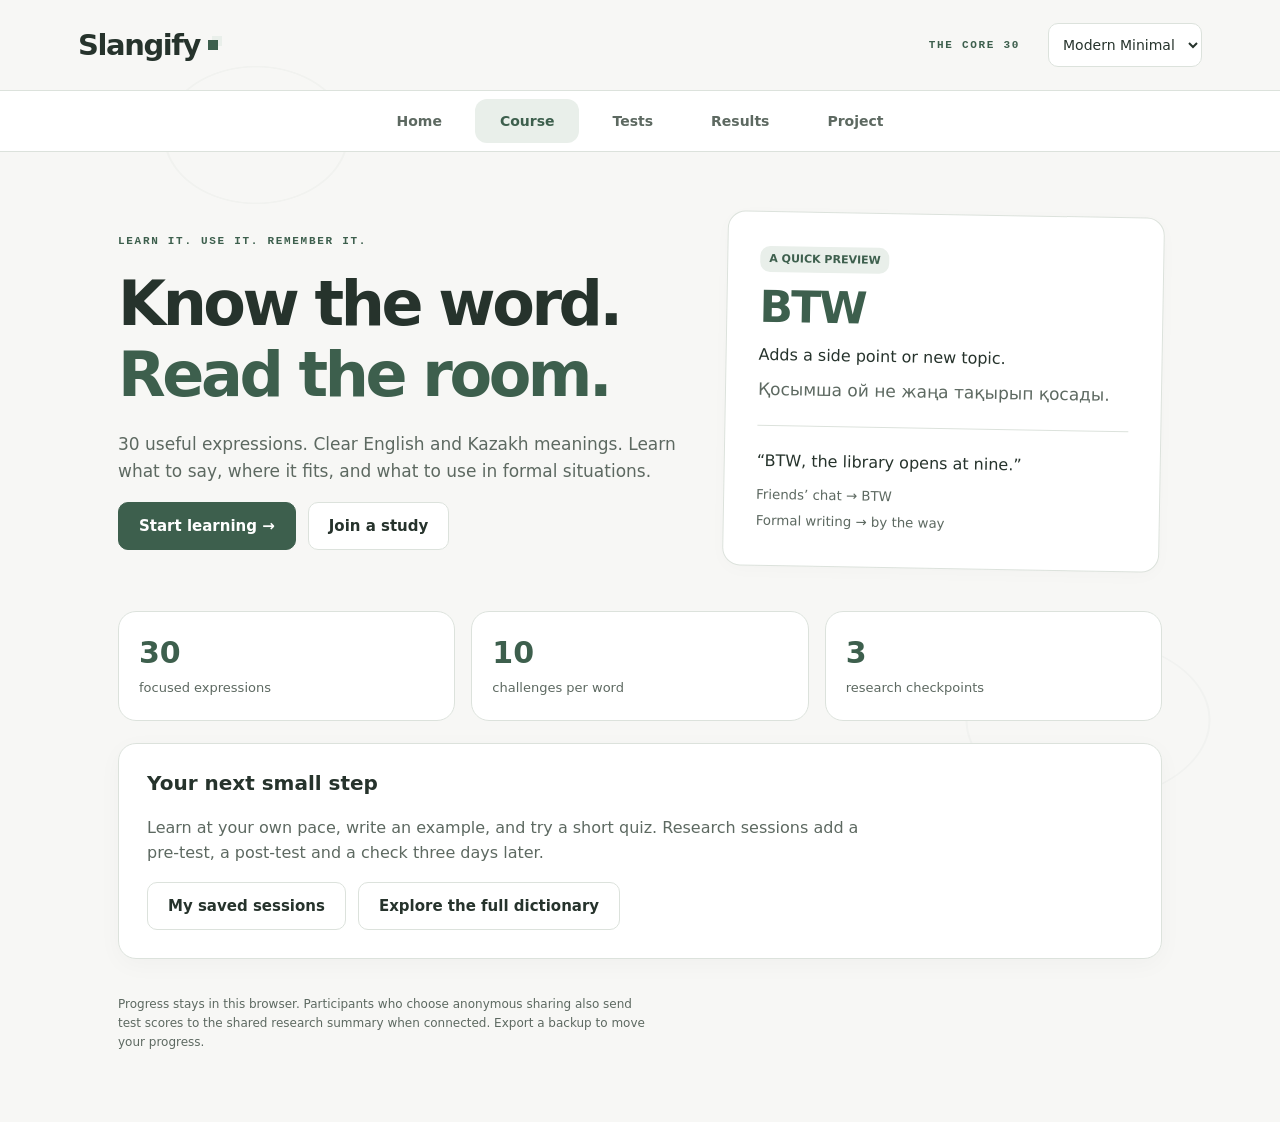
<file: course.html>
<!doctype html>
<html lang="en" data-style="modern-minimal">
<head>
  <meta charset="utf-8"><meta name="viewport" content="width=device-width, initial-scale=1, viewport-fit=cover">
  <meta name="description" content="Learn 30 English expressions with Kazakh meanings, real situations and practice. Track your learning before, after and three days later.">
  <meta name="theme-color" content="#f7f7f5"><title>Slangify — Learn it. Use it. Remember it.</title>
  <script>try{const s=localStorage.getItem('slangify.design.v2');if(['modern-pixel','y2k','neo-brutalism','retro-web','modern-minimal','dark-neon','gen-z-sticker','arcade-modern','street-graffiti','cyberpunk'].includes(s))document.documentElement.dataset.style=s}catch{}</script>
  <link rel="stylesheet" href="course-theme.css"><link rel="stylesheet" href="course.css">
  <script src="course-data.js?v=20260913" defer></script><script src="study-core.js?v=20260925e" defer></script><script src="site-config.js?v=20260925c" defer></script><script src="course.js?v=20260925f" defer></script><script src="owner-mode.js?v=20260925f" defer></script><script src="research-worksheet.js?v=20260925g" defer></script><script src="shared-results.js?v=20260925c" defer></script>
</head>
<body>
  <a class="skip" href="#content">Skip to content</a>
  <header class="course-header"><a class="logo" href="index.html">Slangify<span class="logo-square" aria-hidden="true"></span></a><div class="header-right"><span class="course-label">THE CORE 30</span><label class="theme-label"><span class="sr-only">Website style</span><select id="courseStyle" aria-label="Website style"></select></label></div></header>
  <nav class="course-nav" aria-label="Course navigation"><a href="index.html">Home</a><a href="#learn" data-tab="learn">Course</a><a href="#tests" data-tab="tests">Tests</a><a href="#report" data-tab="report">Results</a><a href="#method" data-tab="method">Project</a></nav>
  <div id="storageNotice" class="notice storage-notice" role="alert" hidden></div>
  <main id="content" class="course-wrap" tabindex="-1">
    <div id="sessionBar" class="session-bar" hidden></div>
    <div id="studyView"></div>
    <p class="local-note">Progress stays in this browser. Participants who choose anonymous sharing also send test scores to the shared research summary when connected. Export a backup to move your progress.</p>
  </main>
  <div id="studyStatus" class="study-status" role="status" aria-live="polite"></div>
  <dialog id="sessionDialog" aria-labelledby="sessionDialogTitle"><form method="dialog"><button class="dialog-close" aria-label="Close">×</button></form><h2 id="sessionDialogTitle">Your sessions</h2><div id="sessionList"></div><button id="newSession" class="btn">New learning session</button><p class="muted">A session code is not an online account. Use your backup to continue on another device.</p></dialog>
  <noscript><p class="course-wrap">Enable JavaScript to use lessons and save tests. <a href="index.html">Return to the dictionary</a>.</p></noscript>
<link rel="stylesheet" href="learning-upgrade.css?v=20260919a">
<link rel="stylesheet" href="theme-upgrade.css?v=20260914d">
<script src="content-model.js?v=20260914c" defer></script>
<script src="content-store.js?v=20260914c" defer></script>
<script src="learning-upgrade.js?v=20260919a" defer></script>
<link rel="stylesheet" href="calm-theme.css?v=20260919e">
</body></html>
</file>
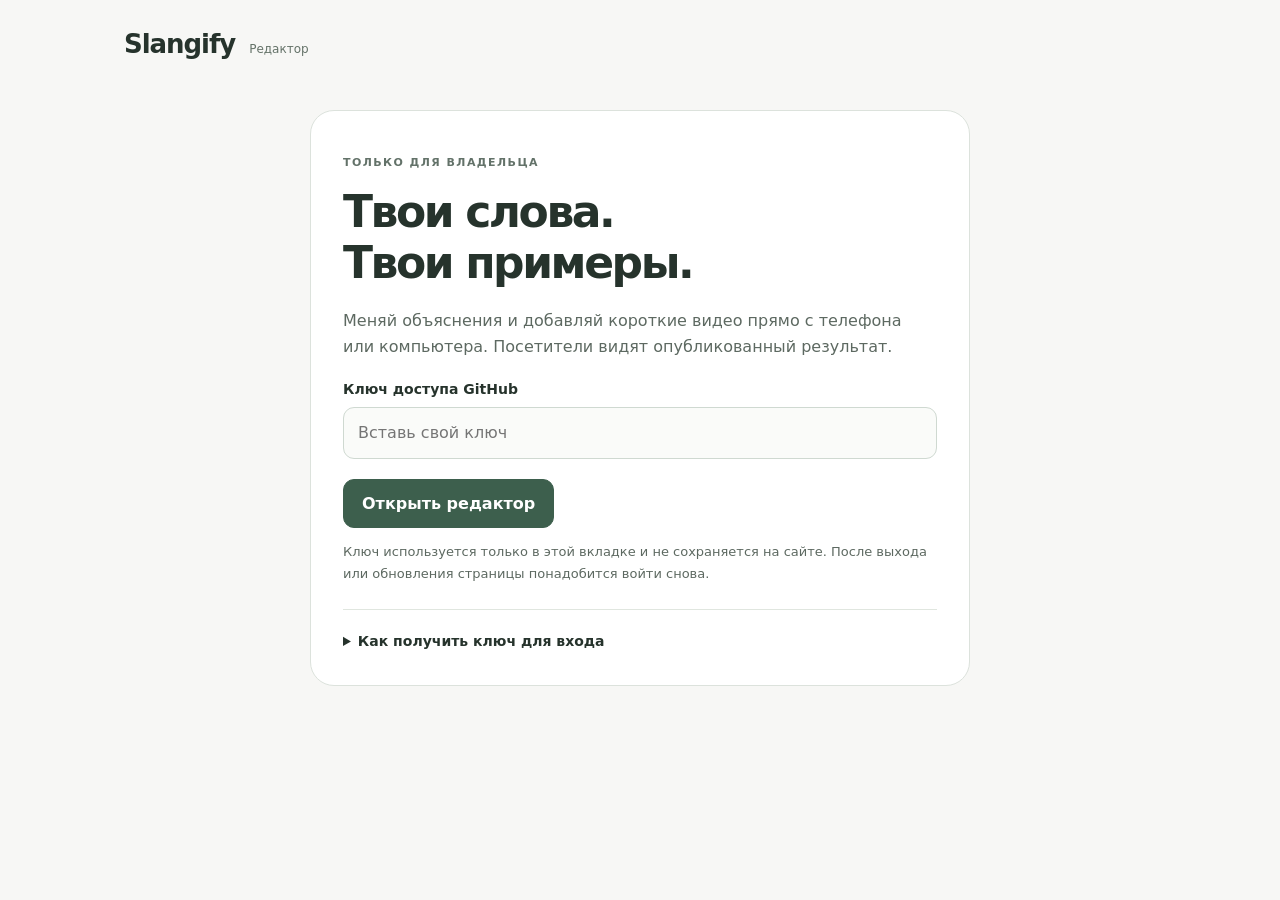
<file: editor.html>
<!doctype html>
<html lang="ru">
<head>
<meta charset="utf-8">
<meta name="viewport" content="width=device-width,initial-scale=1,viewport-fit=cover">
<meta name="robots" content="noindex,nofollow">
<meta name="referrer" content="no-referrer">
<meta http-equiv="Content-Security-Policy" content="default-src 'none'; script-src 'self'; style-src 'self'; connect-src 'self' https://api.github.com; media-src 'self' blob:; img-src 'self'; base-uri 'none'; form-action 'self'; object-src 'none'; frame-src 'none'">
<title>Slangify — редактор</title>
<link rel="stylesheet" href="editor.css?v=20260914c">
<script src="content-model.js?v=20260914c" defer></script>
<script src="editor-api.js?v=20260914c" defer></script>
<script src="editor.js?v=20260914c" defer></script>
</head>
<body>
<header><a href="./">Slangify<span>Редактор</span></a><button id="logout" type="button" hidden>Выйти</button></header>
<main>
<section id="loginPanel" class="panel login-panel">
<p class="eyebrow">ТОЛЬКО ДЛЯ ВЛАДЕЛЬЦА</p>
<h1>Твои слова.<br>Твои примеры.</h1>
<p class="intro">Меняй объяснения и добавляй короткие видео прямо с телефона или компьютера. Посетители видят опубликованный результат.</p>
<form id="loginForm" autocomplete="off">
<label for="accessKey">Ключ доступа GitHub</label>
<input id="accessKey" type="password" required autocomplete="off" spellcheck="false" autocapitalize="off" placeholder="Вставь свой ключ">
<button class="primary" id="loginButton">Открыть редактор</button>
</form>
<p class="muted">Ключ используется только в этой вкладке и не сохраняется на сайте. После выхода или обновления страницы понадобится войти снова.</p>
<details><summary>Как получить ключ для входа</summary>
<ol><li>В GitHub открой Settings → Developer settings → Personal access tokens → Fine-grained tokens.</li><li>Создай ключ для своего аккаунта, выбери только репозиторий <b>Slangify</b> и ограниченный срок действия.</li><li>В Repository permissions включи <b>Contents → Read and write</b>. Остальные разрешения добавлять не нужно.</li><li>Скопируй ключ в поле выше. Не отправляй его в чат и не публикуй.</li></ol>
<p>Редактор проверяет аккаунт владельца. Публикацию разрешает GitHub — без доступа к репозиторию сохранить изменения нельзя.</p>
</details>
</section>
<section id="editorPanel" hidden>
<div class="panel">
<p class="eyebrow">ВЛАДЕЛЕЦ ПОДТВЕРЖДЁН</p>
<h1>Добавим живой пример.</h1>
<div class="pick-word"><div><label for="lookup">Найди слово или введи новое</label><input id="lookup" list="wordList" maxlength="100" placeholder="Например, lowkey" autocomplete="off"><datalist id="wordList"></datalist></div><button type="button" id="loadWord">Открыть слово</button></div>
<button type="button" id="reload" class="text-button">Загрузить данные заново</button>
</div>
<form id="wordForm" class="panel" hidden>
<fieldset id="editFields">
<div class="two-cols"><div><label for="word">Слово</label><input id="word" readonly required maxlength="100"></div><div><label for="category">Категория</label><select id="category"><option value="everyday">Everyday</option><option value="texting">Texting</option><option value="spoken">Spoken English</option><option value="internet">Internet</option><option value="gaming">Gaming</option><option value="social">Social Media</option><option value="school">School &amp; Work</option><option value="relationships">Relationships</option><option value="advanced">Advanced</option></select></div></div>
<label for="meaning">Короткое объяснение на английском</label><textarea id="meaning" maxlength="500" rows="2" required></textarea>
<label for="kazakh">Қазақша түсіндірме</label><textarea id="kazakh" maxlength="500" rows="2" lang="kk" required></textarea>
<label for="example">Пример на английском</label><textarea id="example" maxlength="700" rows="2" required></textarea>
<label for="note">Твоя заметка к слову</label><textarea id="note" maxlength="1400" rows="3" placeholder="Когда это выражение уместно?"></textarea>
<div class="video-section">
<h2>Один короткий отрывок</h2>
<p class="muted">Загрузи MP4 или WebM до 15 МБ и 60 секунд. Для iPhone лучше MP4 с H.264. Видео будет храниться на Slangify.</p>
<label for="videoFile">Выбрать видео с устройства</label><input id="videoFile" type="file" accept="video/mp4,video/webm,.mp4,.webm">
<p id="fileStatus" class="muted"></p>
<video id="preview" controls playsinline preload="metadata" hidden></video>
<label class="check"><input id="removeVideo" type="checkbox"><span>Убрать текущее видео у этого слова</span></label>
<div id="videoFields" hidden>
<label for="videoTitle">Название отрывка</label><input id="videoTitle" maxlength="180">
<label for="caption">Фраза, которую произносят</label><textarea id="caption" maxlength="700" rows="2"></textarea>
<label for="credit">Автор или название источника</label><input id="credit" maxlength="250" placeholder="Только название, без ссылки">
<label for="license">Право на публикацию</label><input id="license" maxlength="250" placeholder="Своё видео / общественное достояние / лицензия">
<label class="check"><input id="rights" type="checkbox"><span>Я могу разместить этот отрывок на сайте: это моя запись, общественное достояние или у меня есть разрешение.</span></label>
</div>
</div>
<button class="primary" id="publishButton">Опубликовать изменения</button>
<p class="muted">Публикуются объяснение, заметка и видео для выбранного слова. Результаты учеников не меняются. Обновление может занять несколько минут.</p>
</fieldset>
</form>
</section>
<p id="status" class="status" role="status" aria-live="polite"></p>
<noscript>Для редактора нужно включить JavaScript.</noscript>
</main>
</body>
</html>
</file>
<file: learning-upgrade.css>
.card,.lesson-button,.panel,.helper-card{border-radius:18px!important;box-shadow:0 6px 24px #00000008!important}.card{padding:24px!important}.card .word{font-size:30px}.card .lang-row{font-size:15px;line-height:1.65}.card .example{line-height:1.7}.card-actions{display:flex;gap:8px;flex-wrap:wrap}.card-action{min-height:44px}.learning-tools{display:flex;flex-wrap:wrap;gap:10px;margin:20px 0}.learning-tools button,.learning-tools a,.word-studio button,.word-studio a,.study-tools button{display:inline-flex;align-items:center;justify-content:center;gap:8px;min-height:46px;border:1px solid var(--line);background:var(--surface);color:var(--ink);padding:10px 16px;border-radius:12px;font:inherit;text-decoration:none;cursor:pointer}.learning-tools button:hover,.word-studio button:hover{border-color:var(--accent);background:var(--soft)}.word-studio{width:min(720px,calc(100vw - 24px));max-height:90dvh;overflow:auto;background:var(--surface);color:var(--ink);border:1px solid var(--line);border-radius:24px;padding:28px;box-shadow:0 28px 100px #0005}.word-studio::backdrop{background:#101524aa;backdrop-filter:blur(5px)}.studio-top{display:flex;justify-content:space-between;align-items:center;gap:16px}.studio-top h2{font-size:clamp(30px,7vw,48px);margin:0;overflow-wrap:anywhere}.studio-top button{flex-shrink:0}.studio-label{color:var(--accent);letter-spacing:1.5px;font:700 11px/1.5 monospace;text-transform:uppercase;margin:0 0 8px}.studio-meaning{background:var(--soft);padding:22px;border-radius:16px;margin:22px 0}.studio-meaning p{font-size:18px;line-height:1.6;margin:8px 0}.studio-meaning p[lang=kk]{color:var(--muted)}.studio-tabs{display:flex;gap:8px;margin:18px 0;flex-wrap:wrap}.word-studio button[aria-pressed=true]{background:var(--accent);color:var(--on-accent,#fff)}.studio-example{border-left:3px solid var(--accent);padding:12px 18px;line-height:1.7}.studio-video{width:100%;aspect-ratio:16/9;border:0;border-radius:16px}.studio-note{color:var(--muted);font-size:14px;line-height:1.6}.studio-answer{width:100%;padding:15px;font:inherit;background:var(--surface);color:var(--ink);border:1px solid var(--line);border-radius:12px;margin:12px 0;min-height:50px}.studio-options{display:grid;gap:10px;margin:18px 0}.studio-options button{text-align:left;justify-content:flex-start}.studio-progress{width:100%;height:8px;accent-color:var(--accent);margin:20px 0}.studio-feedback{padding:16px;border-radius:12px;background:var(--soft);line-height:1.6;margin:15px 0}.study-tools{display:flex;gap:10px;flex-wrap:wrap;margin:18px 0}.study-tools input,.study-tools select{flex:1;min-width:160px;font:inherit;font-size:16px;background:var(--surface);color:var(--ink);border:1px solid var(--line);border-radius:12px;padding:14px}.study-tools label{width:100%;font-size:14px;color:var(--muted)}.lesson-button:hover,.card:hover{border-color:var(--accent)}.studio-list{display:grid;gap:10px;margin-top:20px}.studio-list button{justify-content:space-between}.learning-tools .primary,.word-studio .primary{background:var(--accent);color:var(--on-accent,#fff);border-color:var(--accent)}button:focus-visible,a:focus-visible,input:focus-visible,select:focus-visible{outline:3px solid var(--accent);outline-offset:3px}.cards{gap:18px}.section-sub,.result-meta{font-size:14px!important;line-height:1.6}.course-wrap{max-width:1100px}.lesson-grid{gap:16px}.lesson-button{min-height:132px;padding:22px}.hero-study{gap:40px}.panel{padding:28px}.course-nav a{border-radius:12px}.card .word-button{font:inherit;color:var(--ink);background:none;border:0;text-align:left;padding:0;cursor:pointer;font-weight:800;min-height:44px}.card .word-button:hover{color:var(--accent)}@media(max-width:760px){.word-studio{padding:20px;border-radius:20px;max-height:92dvh}.card{padding:18px!important}.learning-tools{gap:8px}.learning-tools button,.learning-tools a{flex:1;font-size:14px}.studio-tabs button{flex:1;font-size:14px}.panel{padding:20px}.study-tools{gap:8px}.cards{gap:12px}.studio-top h2{font-size:34px}}@media(prefers-reduced-motion:no-preference){.word-studio[open]{animation:studio-in .16s ease-out}@keyframes studio-in{from{opacity:0;transform:translateY(10px)}to{opacity:1;transform:none}}}
.word-studio [hidden]{display:none!important}
</file>
<file: theme-upgrade.css>
/* Visual layer: each style gets a light, readable background illustration. */
body{position:relative;isolation:isolate;overflow-x:hidden}
body:before{content:"";position:fixed;inset:0;z-index:-1;pointer-events:none;opacity:.24;background-repeat:repeat;mix-blend-mode:multiply}
html[data-style="modern-pixel"] body:before{opacity:.3;background-image:radial-gradient(var(--accent) 1px,transparent 1px),linear-gradient(90deg,transparent 95%,var(--accent) 95%),linear-gradient(transparent 95%,var(--accent) 95%);background-size:18px 18px,36px 36px,36px 36px}
html[data-style="y2k"] body:before{opacity:.26;background-image:radial-gradient(ellipse at 15% 25%,#ff9fe8 0 7%,transparent 24%),radial-gradient(ellipse at 88% 12%,#9de4ff 0 8%,transparent 28%),radial-gradient(ellipse at 65% 88%,#c9a5ff 0 5%,transparent 24%);background-size:100% 100%}
html[data-style="neo-brutalism"] body:before{opacity:.22;background-image:linear-gradient(135deg,transparent 0 43%,#ff5a4d 43% 47%,transparent 47% 100%),linear-gradient(45deg,transparent 0 62%,#f4d44d 62% 68%,transparent 68% 100%),radial-gradient(circle at 12% 75%,#4d60e8 0 45px,transparent 47px);background-size:100% 100%}
html[data-style="retro-web"] body:before{opacity:.22;background-image:radial-gradient(#3e6b4e 1px,transparent 1px),repeating-linear-gradient(0deg,transparent 0 15px,#a8864b22 15px 16px);background-size:10px 10px,100% 16px}
html[data-style="modern-minimal"] body:before{opacity:.13;background-image:radial-gradient(ellipse at 20% 15%,transparent 0 90px,var(--accent) 91px 92px,transparent 93px),radial-gradient(ellipse at 85% 80%,transparent 0 120px,var(--accent-2) 121px 122px,transparent 123px);background-size:100% 100%}
html[data-style="dark-neon"] body:before{opacity:.32;mix-blend-mode:screen;background-image:radial-gradient(circle,#c1a3ff 0 1px,transparent 2px),linear-gradient(115deg,transparent 47%,#73dcf055 48% 49%,transparent 50%);background-size:74px 74px,150px 150px}
html[data-style="gen-z-sticker"] body:before{opacity:.26;background-image:radial-gradient(circle at 12% 15%,#ff9ecb 0 28px,transparent 30px),radial-gradient(circle at 92% 25%,#94d9ff 0 34px,transparent 36px),radial-gradient(circle at 76% 88%,#ffd18a 0 38px,transparent 40px),radial-gradient(var(--accent) 1px,transparent 2px);background-size:100% 100%,100% 100%,100% 100%,22px 22px}
html[data-style="arcade-modern"] body:before{opacity:.26;mix-blend-mode:screen;background-image:linear-gradient(#83d9dd33 1px,transparent 1px),linear-gradient(90deg,#83d9dd33 1px,transparent 1px),repeating-linear-gradient(0deg,transparent 0 9px,#f5c55b18 9px 10px);background-size:32px 32px,32px 32px,100% 20px}
html[data-style="street-graffiti"] body:before{opacity:.34;mix-blend-mode:multiply;background-image:radial-gradient(circle at 12% 18%,#f04b3c 0 5px,transparent 6px),radial-gradient(circle at 16% 20%,#f2ba28 0 10px,transparent 11px),radial-gradient(circle at 83% 76%,#3156b8 0 8px,transparent 9px),radial-gradient(circle at 86% 72%,#32a56b 0 4px,transparent 5px),repeating-linear-gradient(118deg,transparent 0 42px,#a3351930 43px 48px,transparent 49px 90px);background-size:54px 54px,100% 100%,70px 70px,100% 100%,180px 180px}
html[data-style="street-graffiti"] body:after{content:"SLANG";position:fixed;z-index:-1;right:-35px;bottom:12%;font:900 clamp(70px,15vw,190px)/.8 "Arial Black",sans-serif;letter-spacing:-.08em;color:#a3351920;transform:rotate(-13deg);pointer-events:none}
html[data-style="cyberpunk"] body:before{opacity:.3;mix-blend-mode:screen;background-image:linear-gradient(120deg,transparent 0 46%,#7ee5d855 47% 48%,transparent 49%),linear-gradient(30deg,transparent 0 71%,#e4f57b44 72% 73%,transparent 74%),radial-gradient(circle at 80% 10%,#e4f57b 0 1px,transparent 2px);background-size:120px 120px,180px 180px,56px 56px}
.studio-tabs button{transition:transform .14s,background .14s}
.studio-tabs button:hover{transform:translateY(-2px)}
.card,.lesson-button{transition:transform .16s,box-shadow .16s,border-color .16s}
.card:hover,.lesson-button:hover{transform:translateY(-4px);box-shadow:0 12px 30px #00000012!important}
html[data-style="street-graffiti"] .card:hover,html[data-style="street-graffiti"] .lesson-button:hover{transform:rotate(-1deg) translateY(-4px)}
html[data-style="gen-z-sticker"] .card:nth-child(3n){transform:rotate(1deg)}
html[data-style="gen-z-sticker"] .card:nth-child(3n):hover{transform:rotate(1deg) translateY(-4px)}

@media(max-width:760px){.studio-tabs{position:sticky;top:-20px;z-index:2;background:var(--surface);padding:5px 0}.studio-tabs button{min-height:44px}}

.youglish-host{min-height:230px;display:grid;place-items:center;background:var(--surface-alt);border:1px solid var(--line);border-radius:16px;overflow:hidden;margin:18px 0}
.youglish-host>div{width:100%;min-height:230px}
.yg-widget-loading{padding:30px;color:var(--muted);text-align:center}
.youglish-host iframe{max-width:100%;border:0}
.video-info{margin-top:16px;border-top:1px solid var(--line);padding-top:12px;color:var(--muted);font-size:12px;line-height:1.65}
.video-info summary{cursor:pointer;min-height:36px;display:list-item}
.video-info a{color:var(--muted);text-underline-offset:3px}
.word-studio a[href*="fluently" i]{display:none!important}
@media(max-width:760px){.youglish-host,.youglish-host>div{min-height:205px}}
</file>
<file: calm-theme.css>
/* Calm palettes keep the ten styles distinct without tiring the eyes. */
:root,.style-choice{--backdrop:none;--button-shadow:none;--tracking:-.035em}
[data-style="modern-pixel"]{--bg:#f4f4f8;--surface:#fff;--surface-alt:#eeeeF5;--ink:#2c3040;--muted:#606474;--accent:#625780;--accent-2:#52677b;--soft:#eeebf3;--line:#dcdde5;--shadow:2px 2px 0 #dfdce8;--accent-fill:#625780}
[data-style="y2k"]{--bg:#f5f1f5;--surface:#fefcfe;--surface-alt:#eee9f1;--ink:#3b3342;--muted:#6d6073;--accent:#7c577b;--accent-2:#656087;--soft:#f0e7ef;--line:#ded3e1;--shadow:0 5px 20px #755f7810;--accent-fill:linear-gradient(#8a6589,#765274)}
[data-style="neo-brutalism"]{--bg:#f4f1e7;--surface:#fffdf7;--surface-alt:#eee9dc;--ink:#343530;--muted:#626158;--accent:#5c5980;--accent-2:#716044;--soft:#eae7f0;--line:#79796d;--edge:1.5px;--shadow:3px 3px 0 #bbb9ae;--accent-fill:#5c5980}
[data-style="retro-web"]{--bg:#eeeee5;--surface:#fafaf2;--surface-alt:#e8ebdf;--ink:#334039;--muted:#60695d;--accent:#486653;--accent-2:#7c644d;--soft:#e6ecdf;--line:#a2aa97;--shadow:2px 2px 0 #ced2c3;--accent-fill:#486653}
[data-style="modern-minimal"]{--bg:#f7f7f5;--surface:#fff;--surface-alt:#f0f1ec;--ink:#26332c;--muted:#5d6961;--accent:#3d5f4d;--accent-2:#506a60;--soft:#e9efea;--line:#dce2dc;--shadow:0 4px 18px #25372c05;--accent-fill:#3d5f4d}
[data-style="dark-neon"]{--bg:#191c26;--surface:#222633;--surface-alt:#2a2f3e;--ink:#ececf2;--muted:#b7bccb;--accent:#b7accf;--accent-2:#9cbdc5;--soft:#353446;--line:#45495a;--on-accent:#292335;--shadow:0 5px 22px #00000018;--accent-fill:#b7accf}
[data-style="gen-z-sticker"]{--bg:#f1f2e9;--surface:#fcfcf5;--surface-alt:#e9eddf;--ink:#35402f;--muted:#626b5a;--accent:#526744;--accent-2:#806b81;--soft:#e6ecdb;--line:#a7b298;--shadow:2px 3px 0 #d8dfcc;--accent-fill:#526744}
[data-style="arcade-modern"]{--bg:#1d2632;--surface:#273240;--surface-alt:#303e4e;--ink:#edf0f4;--muted:#b9c5d2;--accent:#dbc58f;--accent-2:#a4c6c7;--soft:#414136;--line:#526476;--on-accent:#302b1c;--shadow:2px 3px 0 #15202d;--edge:1px;--accent-fill:#dbc58f}
[data-style="street-graffiti"]{--bg:#efede8;--surface:#faf8f2;--surface-alt:#e8e4dc;--ink:#333531;--muted:#68665e;--accent:#875641;--accent-2:#5c6680;--soft:#eee1d8;--line:#a5a195;--edge:1px;--shadow:2px 3px 0 #d0ccc2;--accent-fill:#875641}
[data-style="cyberpunk"]{--bg:#1b2829;--surface:#243536;--surface-alt:#2d4242;--ink:#eaf0e6;--muted:#b5c8c2;--accent:#b5ce99;--accent-2:#a0c9bd;--soft:#394b3d;--line:#4b6a63;--on-accent:#25351f;--shadow:2px 2px 0 #345049;--accent-fill:#b5ce99}
html[data-style] body{background-image:none}
html[data-style] body:before{opacity:.065}
html[data-style="modern-minimal"] body:before{opacity:.035}
html[data-style="dark-neon"] body:before,html[data-style="arcade-modern"] body:before,html[data-style="cyberpunk"] body:before{opacity:.09}
html[data-style="street-graffiti"] body:after{color:#8756410e}
html[data-style="neo-brutalism"] .word{background:#e9e4cf;border-color:#a5a18f;color:var(--ink)}
html[data-style="neo-brutalism"] .cat.active{background:#e8e5d5;box-shadow:none}
html[data-style="y2k"] .helper-card{background:linear-gradient(155deg,#fefcfe,#f0eef6)}
html[data-style="gen-z-sticker"] .word{background:#e6ebd8;transform:none;box-shadow:none}
html[data-style="gen-z-sticker"] .card:nth-child(3n+2) .word{background:#eae1ed}
html[data-style="gen-z-sticker"] .card:nth-child(3n) .word{background:#eee3d6}
html[data-style] .card,html[data-style] .lesson-button{transform:none}
html[data-style] .card:hover,html[data-style] .lesson-button:hover{transform:translateY(-2px);box-shadow:0 6px 18px #0000000c!important}
html[data-style] .brand-mark,html[data-style] .style-trigger,html[data-style] .send{box-shadow:none}
html[data-style] .progress-bar{background:var(--accent);box-shadow:none}
.studio-native-video{display:block;width:100%;max-height:55dvh;aspect-ratio:16/9;background:#151515;border-radius:14px;object-fit:contain}
.studio-clip-heading{display:flex;align-items:center;justify-content:space-between;gap:16px;margin:4px 0 16px}
.studio-clip-heading h3{margin:0;font-size:18px}.studio-clip-heading span{white-space:nowrap;color:var(--muted);font-size:12px}
.studio-caption{font-size:20px;line-height:1.6;background:var(--soft);padding:18px;border-radius:12px}.studio-caption mark{color:var(--on-accent);background:var(--accent);border-radius:5px;padding:2px 5px}
.studio-credit{font-size:12px;line-height:1.6;color:var(--muted)}.studio-empty{padding:24px 8px;text-align:center}.studio-empty>span{display:block;font-size:38px;color:var(--accent)}.studio-empty p{line-height:1.65;color:var(--muted)}.studio-empty .learning-tools{justify-content:center}.studio-owner-note{padding:14px 16px;border-left:3px solid var(--accent);line-height:1.65;background:var(--soft)}
.daily-phrase{margin:0 0 26px;padding:24px;border:1px solid var(--line);border-radius:var(--radius);background:var(--surface);color:var(--ink)}
.daily-top{display:flex;justify-content:space-between;gap:18px;align-items:center}.daily-top h2{font-size:22px;margin:0;letter-spacing:-.03em}.daily-top span{font-size:11px;letter-spacing:.08em;color:var(--muted)}
.daily-situation{font-size:16px;line-height:1.65;margin:18px 0 8px}.daily-gap{font-size:21px;font-weight:650;line-height:1.5;margin:8px 0 18px}
.daily-options{display:grid;grid-template-columns:repeat(4,minmax(0,1fr));gap:8px}.daily-options button,.daily-actions button{min-height:46px;border:1px solid var(--line);border-radius:10px;padding:10px 14px;color:var(--ink);background:var(--surface-alt);font:inherit;cursor:pointer}.daily-options button:disabled{opacity:1;cursor:default}.daily-options button[aria-pressed="true"]{border:2px solid var(--accent)}.daily-options button[data-correct="true"]{background:var(--soft);border-color:var(--accent)}
.daily-feedback{font-size:14px;line-height:1.65;margin:16px 0 0;color:var(--muted)}.daily-actions{display:flex;flex-wrap:wrap;gap:8px;margin-top:14px}.daily-actions button:first-child{background:var(--accent);color:var(--on-accent);border-color:var(--accent)}
@media(max-width:600px){.daily-phrase{padding:18px}.daily-top{align-items:flex-start;flex-direction:column;gap:7px}.daily-options{grid-template-columns:repeat(2,minmax(0,1fr))}.daily-gap{font-size:19px}.studio-caption{font-size:18px;padding:14px}.studio-clip-heading{align-items:flex-start}.studio-empty{padding:12px 0}}
@media(prefers-reduced-motion:reduce){html{scroll-behavior:auto!important}*,*:before,*:after{animation:none!important;transition:none!important}}

.daily-phrase [hidden]{display:none!important}
.daily-clue{margin:20px 0 12px;padding:16px 18px;border-radius:12px;background:var(--soft);line-height:1.6}.daily-clue>span{font-size:12px;color:var(--muted)}.daily-clue p{margin:5px 0}.daily-clue p[lang="kk"]{color:var(--muted)}
.daily-check{display:block;min-height:46px;margin-top:14px;padding:10px 20px;border:1px solid var(--accent);border-radius:10px;background:var(--accent);color:var(--on-accent);font:inherit;cursor:pointer}.daily-check:disabled{opacity:.5;cursor:default}
.daily-options button{overflow-wrap:anywhere}.daily-options button[data-wrong="true"]{text-decoration:line-through}.daily-phrase button:focus-visible{outline:3px solid var(--accent);outline-offset:3px}
.known-badge{display:inline-block;font-size:12px;line-height:1.6;padding:5px 9px;background:var(--soft);color:var(--ink);border:1px solid var(--line);border-radius:8px;margin-top:10px}.owner-progress-note{font-size:13px;line-height:1.7;color:var(--muted)}
@media(max-width:600px){.daily-check{width:100%}.daily-actions button{flex:1 1 130px}.word-studio{padding:18px}.studio-tabs{gap:6px}.studio-tabs button{min-height:44px;padding:9px 11px}.daily-clue{padding:13px}}

@media(max-width:760px){body[data-mobile-view="practice"] .daily-phrase{display:none}}
.hero-tagline{display:none;color:var(--muted);font-size:12px;letter-spacing:.06em;margin:0 0 12px}
@media(max-width:1440px){.hero-tagline{display:block}}
[data-owner-step][role="button"],#owner-title-trigger[role="button"]{cursor:pointer}
[data-owner-step]:focus-visible,#owner-title-trigger:focus-visible{outline:2px solid var(--accent);outline-offset:5px;border-radius:4px}
.owner-results [hidden]{display:none!important}.owner-results-import{display:grid;gap:8px;margin:18px 0;font-size:13px}.owner-results-import input{max-width:100%}
.owner-results form{display:grid;gap:12px;margin:20px 0}.owner-results input[type="password"]{font:inherit;min-height:44px;padding:10px;border:1px solid var(--line);border-radius:8px;color:var(--ink);background:var(--surface)}.owner-results button{min-height:44px;font:inherit;cursor:pointer}
</file>
<file: course-theme.css>
/* One token system styles every surface, including the helper and quiz states. */
:root,.style-choice,[data-style="modern-pixel"]{
  color-scheme:light;--bg:#f4f3ff;--surface:#fff;--surface-alt:#eeecfc;--ink:#202137;--muted:#5d6079;--line:#d5d4e7;
  --accent:#5941c9;--accent-2:#215fa5;--on-accent:#fff;--soft:#eae5ff;--radius:14px;--small-radius:8px;--edge:1px;
  --shadow:4px 4px 0 #d9d4f1;--button-shadow:2px 2px 0 #c5bce8;--display:ui-sans-serif,system-ui,-apple-system,"Segoe UI",sans-serif;
  --body-font:ui-sans-serif,system-ui,-apple-system,"Segoe UI",sans-serif;--heading-weight:850;--tracking:-.055em;
  --backdrop:radial-gradient(circle at 85% 0%,#e6dfff 0,transparent 34%);--texture-size:auto;--accent-fill:linear-gradient(135deg,#5941c9,#7351cf);
  --good:#155a3e;--good-bg:#e7f6ed;--bad:#913045;--bad-bg:#fdebf0;
}
[data-style="y2k"]{--bg:#f7edf9;--surface:#fff9ff;--surface-alt:#f0e5f7;--ink:#352247;--muted:#705377;--line:#d8bde3;--accent:#8c2583;--accent-2:#5245b2;--soft:#f7dcf1;--radius:26px;--small-radius:18px;--shadow:0 10px 26px #a56fbd20,inset 0 2px 0 #fff;--button-shadow:0 4px 0 #d3abc9,inset 0 1px 0 #ffffff70;--display:"Trebuchet MS",ui-sans-serif,sans-serif;--backdrop:radial-gradient(ellipse at 85% 8%,#d3e9ff 0,transparent 40%),radial-gradient(ellipse at 5% 28%,#f7cef1 0,transparent 45%);--accent-fill:linear-gradient(180deg,#a43696,#712472)}
[data-style="neo-brutalism"]{--bg:#fff7dc;--surface:#fffef7;--surface-alt:#fff0ae;--ink:#242325;--muted:#565148;--line:#242325;--accent:#4635ae;--accent-2:#493522;--soft:#e5ddff;--radius:3px;--small-radius:2px;--edge:2px;--shadow:5px 5px 0 #242325;--button-shadow:3px 3px 0 #242325;--tracking:-.04em;--heading-weight:900;--backdrop:none;--accent-fill:#4635ae}
[data-style="retro-web"]{--bg:#eae9dd;--surface:#fffef4;--surface-alt:#f0eee1;--ink:#29382d;--muted:#586350;--line:#858774;--accent:#2f5e45;--accent-2:#834018;--soft:#e2ebd8;--radius:0px;--small-radius:0px;--shadow:3px 3px 0 #b7b8a7;--button-shadow:inset 2px 2px 0 #ffffff50,inset -2px -2px 0 #00000030;--display:Georgia,"Times New Roman",serif;--heading-weight:700;--tracking:-.04em;--body-font:"Trebuchet MS",ui-sans-serif,sans-serif;--backdrop:radial-gradient(#89978330 .7px,transparent .7px);--texture-size:8px 8px;--accent-fill:#2f5e45}
[data-style="modern-minimal"]{--bg:#f7f7f5;--surface:#fff;--surface-alt:#f0f1ec;--ink:#232e29;--muted:#657069;--line:#d9dfda;--accent:#305845;--accent-2:#305845;--soft:#e6eee7;--radius:18px;--small-radius:10px;--shadow:0 6px 20px #25372c05;--button-shadow:none;--heading-weight:650;--tracking:-.055em;--backdrop:none;--accent-fill:#305845}
[data-style="dark-neon"],[data-style="arcade-modern"],[data-style="cyberpunk"]{color-scheme:dark;--good:#a0edca;--good-bg:#183c32;--bad:#ffc0cb;--bad-bg:#472331}
[data-style="dark-neon"]{--bg:#10101b;--surface:#1b1b2e;--surface-alt:#25253c;--ink:#f4f2ff;--muted:#b7b4d0;--line:#43415b;--accent:#c1a3ff;--accent-2:#73dcf0;--on-accent:#23133c;--soft:#32284b;--radius:18px;--small-radius:10px;--shadow:0 8px 32px #a780ff0d;--button-shadow:0 0 18px #b58aff25;--backdrop:radial-gradient(ellipse at 80% 0%,#6d36872c 0,transparent 40%),radial-gradient(ellipse at 0% 30%,#28648c1c 0,transparent 36%);--accent-fill:linear-gradient(120deg,#c1a3ff,#9dccff)}
[data-style="gen-z-sticker"]{--bg:#f4f4df;--surface:#fffef5;--surface-alt:#f0f0d6;--ink:#293721;--muted:#5e6550;--line:#5d684a;--accent:#31522a;--accent-2:#793c78;--soft:#e4edcc;--radius:22px;--small-radius:14px;--edge:1.5px;--shadow:3px 4px 0 #c1cba6;--button-shadow:2px 3px 0 #b7c292;--display:"Trebuchet MS",ui-sans-serif,sans-serif;--heading-weight:900;--backdrop:radial-gradient(ellipse at 90% 0%,#e9d5ef 0,transparent 38%);--accent-fill:#31522a}
[data-style="arcade-modern"]{--bg:#141a2c;--surface:#1e2940;--surface-alt:#28344e;--ink:#f4f6ff;--muted:#b2bfd8;--line:#526581;--accent:#f5c55b;--accent-2:#83d9dd;--on-accent:#332512;--soft:#393629;--radius:10px;--small-radius:5px;--edge:2px;--shadow:4px 4px 0 #0b1020;--button-shadow:0 3px 0 #82612b;--display:"Trebuchet MS",ui-sans-serif,sans-serif;--backdrop:linear-gradient(#93a6df08 1px,transparent 1px),linear-gradient(90deg,#93a6df08 1px,transparent 1px);--texture-size:32px 32px;--accent-fill:#f5c55b}
[data-style="street-graffiti"]{--bg:#f0eee9;--surface:#fffcf5;--surface-alt:#e8e4dc;--ink:#262726;--muted:#66615b;--line:#6d6961;--accent:#a33519;--accent-2:#374a87;--soft:#ffe1d4;--radius:5px;--small-radius:3px;--edge:1.5px;--shadow:3px 4px 0 #bcb4a7;--button-shadow:2px 2px 0 #bcb4a7;--display:"Arial Black","Trebuchet MS",ui-sans-serif,sans-serif;--heading-weight:900;--backdrop:radial-gradient(#34352b18 .8px,transparent .8px);--texture-size:7px 7px;--accent-fill:#a33519}
[data-style="cyberpunk"]{--bg:#0e191b;--surface:#17272a;--surface-alt:#203539;--ink:#f2f7eb;--muted:#aec5c0;--line:#486665;--accent:#e4f57b;--accent-2:#7ee5d8;--on-accent:#1f301b;--soft:#343f28;--radius:2px;--small-radius:2px;--shadow:3px 3px 0 #3d6461;--button-shadow:2px 2px 0 #668974;--display:"Courier New",ui-monospace,monospace;--heading-weight:800;--tracking:-.06em;--backdrop:linear-gradient(135deg,transparent 80%,#60d6c608 80%),linear-gradient(#78cdb008 1px,transparent 1px);--texture-size:auto,100% 32px;--accent-fill:#e4f57b}
</file>
<file: course.css>
*{box-sizing:border-box}html{scroll-behavior:smooth;scroll-padding-top:90px}body{margin:0;background:var(--bg);background-image:var(--backdrop);color:var(--ink);font:16px/1.6 var(--body-font)}[hidden]{display:none!important}a{color:var(--accent);text-underline-offset:4px}button,input,select,textarea{font:inherit;color:inherit}button,a,select{-webkit-tap-highlight-color:transparent;touch-action:manipulation}button{cursor:pointer}button:disabled{cursor:default;opacity:.55}button:focus-visible,a:focus-visible,input:focus-visible,select:focus-visible,textarea:focus-visible,summary:focus-visible{outline:3px solid var(--accent);outline-offset:4px}h1,h2,h3,p{margin-top:0;overflow-wrap:break-word}h1,h2,h3{font-family:var(--display);line-height:1.15}h1{font-size:clamp(34px,5vw,62px);letter-spacing:-.055em;margin-bottom:20px}h2{font-size:30px;letter-spacing:-.035em}h3{font-size:20px}p{max-width:70ch}small,.muted,.local-note{color:var(--muted)}.sr-only{position:absolute;width:1px;height:1px;padding:0;margin:-1px;overflow:hidden;clip:rect(0,0,0,0);white-space:nowrap;border:0}.skip{position:fixed;top:-80px;z-index:80;background:var(--surface);padding:12px}.skip:focus{top:8px}.course-header{max-width:1180px;margin:auto;padding:22px 28px;display:flex;align-items:center;justify-content:space-between;gap:12px}.logo{font-size:29px;font-weight:850;letter-spacing:-1.4px;text-decoration:none;color:var(--ink);display:flex;align-items:center;gap:8px}.logo-square{width:10px;height:10px;background:var(--accent);box-shadow:4px -4px 0 var(--soft)}.header-right{display:flex;align-items:center;gap:28px}.course-label,.eyebrow{font:700 11px/1.5 ui-monospace,monospace;letter-spacing:1.7px;color:var(--accent)}.theme-label select{max-width:185px;border:1px solid var(--line);border-radius:var(--small-radius);background:var(--surface);padding:10px;min-height:44px;font-size:14px}.course-nav{display:flex;justify-content:center;gap:8px;border-block:1px solid var(--line);padding:8px 16px;background:var(--surface);position:sticky;top:0;z-index:10}.course-nav a{color:var(--muted);text-decoration:none;font-size:14px;font-weight:650;min-height:44px;display:grid;place-items:center;padding:8px 25px;border-radius:var(--small-radius)}.course-nav a[aria-current=page]{color:var(--accent);background:var(--soft)}.course-wrap{max-width:1080px;margin:auto;padding:36px 28px 70px}.session-bar{display:flex;gap:12px;align-items:center;justify-content:space-between;font-size:13px;color:var(--muted);margin-bottom:30px;flex-wrap:wrap}.session-bar button{border:0;background:none;text-decoration:underline;text-underline-offset:4px;min-height:44px;color:var(--accent)}.hero-study{display:grid;grid-template-columns:1.3fr 1fr;gap:50px;align-items:center;margin:26px 0 42px}.hero-study .muted{font-size:17px}.hero-study .eyebrow{display:block;margin-bottom:18px}.accent{color:var(--accent)}.example-stack{padding:32px;background:var(--surface);border:var(--edge) solid var(--line);border-radius:var(--radius);box-shadow:var(--shadow);transform:rotate(1deg)}.example-word{font-size:44px;font-weight:850;color:var(--accent);letter-spacing:-2px}.example-stack hr{border:0;border-top:1px solid var(--line);margin:22px 0}.example-stack p{margin-bottom:8px}.tag{display:inline-block;font-size:11px;font-weight:700;padding:4px 9px;border-radius:var(--small-radius);background:var(--soft);color:var(--accent)}.actions{display:flex;gap:12px;flex-wrap:wrap;align-items:center}.btn{display:inline-flex;justify-content:center;align-items:center;gap:8px;min-height:48px;padding:11px 20px;border:var(--edge) solid var(--accent);border-radius:var(--small-radius);background:var(--accent);color:var(--on-accent);font-size:15px;font-weight:700;text-decoration:none;box-shadow:var(--button-shadow)}.btn.secondary{background:var(--surface);color:var(--ink);border-color:var(--line);box-shadow:none}.btn.small{padding:8px 14px;font-size:13px;min-height:44px}.panel{padding:28px;border:var(--edge) solid var(--line);border-radius:var(--radius);background:var(--surface);margin:22px 0;box-shadow:var(--shadow)}.panel p:last-child{margin-bottom:0}.panel-head{display:flex;gap:18px;justify-content:space-between;align-items:flex-start;margin-bottom:22px}.panel-head h2,.panel-head h3{margin-bottom:8px}.grid-two{display:grid;grid-template-columns:1fr 1fr;gap:20px}.grid-three{display:grid;grid-template-columns:repeat(3,1fr);gap:16px}.mini-stat{padding:20px;border:1px solid var(--line);background:var(--surface);border-radius:var(--radius)}.mini-stat strong{display:block;font-size:30px;line-height:1.4;color:var(--accent)}.mini-stat span{color:var(--muted);font-size:13px}.course-progress{width:100%;height:8px;display:block;accent-color:var(--accent);margin:14px 0 8px}.course-progress::-webkit-progress-bar{background:var(--soft);border-radius:8px}.course-progress::-webkit-progress-value{background:var(--accent);border-radius:8px}.lesson-grid{display:grid;grid-template-columns:repeat(3,minmax(0,1fr));gap:14px}.lesson-button{text-align:left;border:var(--edge) solid var(--line);background:var(--surface);border-radius:var(--radius);padding:20px;min-height:120px;display:flex;flex-direction:column;gap:7px;transition:transform .15s}.lesson-button:hover{transform:translateY(-2px);border-color:var(--accent)}.lesson-button strong{font-size:25px;letter-spacing:-.8px}.lesson-button small{font-size:12px}.lesson-button .done{color:var(--good)}.lesson-header{display:flex;align-items:flex-start;justify-content:space-between;gap:16px}.lesson-header h1{margin-bottom:5px}.meaning-box{padding:24px;background:var(--soft);border-radius:var(--small-radius);margin:24px 0}.meaning-box p{font-size:20px;margin:0 0 10px}.meaning-box p[lang=kk]{font-size:18px;color:var(--muted)}.meaning-box p:last-child{margin-bottom:0}.context-card{border-left:3px solid var(--accent);padding:12px 16px;background:var(--surface-alt);border-radius:0 var(--small-radius) var(--small-radius) 0}.context-card.good{border-color:var(--good)}.context-card.bad{border-color:var(--bad)}.context-card b{display:block;margin-bottom:8px}.context-card p{margin:0;font-size:15px}.neutral-pair{display:flex;flex-wrap:wrap;align-items:center;gap:12px;font-size:20px}.neutral-pair strong{color:var(--accent)}.field{display:grid;gap:7px;margin:16px 0}.field label,.field-label{font-weight:650;font-size:14px}input,textarea,select{width:100%;padding:12px;border:1px solid var(--line);border-radius:var(--small-radius);background:var(--surface);min-height:48px}textarea{resize:vertical;min-height:110px;max-width:100%}.checkbox{display:flex;align-items:flex-start;gap:10px;font-size:14px;margin:16px 0}.checkbox input{width:20px;height:20px;min-height:0;margin:3px 0 0;flex-shrink:0;accent-color:var(--accent)}.notice{padding:14px 18px;background:var(--surface-alt);border:1px solid var(--line);border-radius:var(--small-radius);color:var(--muted);font-size:14px;margin:18px 0}.storage-notice{max-width:1024px;margin:20px auto}.feedback{padding:18px;background:var(--soft);border-left:3px solid var(--accent);border-radius:var(--small-radius);margin:18px 0}.feedback[data-correct=true]{background:var(--good-bg);border-color:var(--good)}.feedback[data-correct=false]{background:var(--bad-bg);border-color:var(--bad)}.feedback b{display:block;margin-bottom:8px}.feedback p{margin:6px 0}.answer-options{display:grid;grid-template-columns:1fr 1fr;gap:12px;margin:24px 0}.answer-option{text-align:left;display:flex;align-items:center;gap:12px;padding:16px;min-height:65px;border:1px solid var(--line);background:var(--surface);border-radius:var(--small-radius);font-size:16px}.answer-option>span:first-child{display:grid;place-items:center;flex:0 0 28px;height:28px;border:1px solid var(--line);border-radius:6px;color:var(--muted);font-size:12px}.answer-option[aria-pressed=true]{border:2px solid var(--accent);background:var(--soft);padding:15px}.question-box h2{font-size:clamp(22px,3.4vw,31px);line-height:1.4}.quiz-top{display:flex;justify-content:space-between;gap:12px;font-size:13px;color:var(--muted);margin-bottom:12px}.test-stages{display:grid;grid-template-columns:repeat(3,minmax(0,1fr));gap:16px}.test-stage{display:flex;flex-direction:column;padding:22px;background:var(--surface);border:1px solid var(--line);border-radius:var(--radius)}.test-stage h3{margin:14px 0 10px}.test-stage p{font-size:14px;color:var(--muted);flex:1}.test-stage .result-number{font-size:32px;font-weight:800;color:var(--accent)}.table-scroll{overflow-x:auto;max-width:100%}table{border-collapse:collapse;width:100%;text-align:left;font-size:14px}th,td{padding:12px;border-bottom:1px solid var(--line);white-space:nowrap}th{color:var(--muted);font-weight:650}caption{text-align:left;margin-bottom:12px;font-weight:700}.chart-row{display:grid;grid-template-columns:100px 1fr 50px;gap:10px;align-items:center;margin:12px 0;font-size:13px}.chart-track{background:var(--soft);border-radius:4px;height:14px;overflow:hidden}.chart-fill{height:100%;background:var(--accent)}.chart-fill.after{background:var(--accent-2)}.source-list{columns:2;list-style:none;padding:0;column-gap:24px}.source-list li{break-inside:avoid;padding:10px 0;border-bottom:1px solid var(--line);font-size:14px}.source-list a{display:inline-block;padding:4px 0}.study-status{position:fixed;bottom:22px;left:50%;transform:translateX(-50%);max-width:calc(100vw - 32px);padding:12px 18px;background:var(--ink);color:var(--bg);border-radius:var(--small-radius);z-index:40;pointer-events:none;opacity:0;font-size:14px}.study-status.show{opacity:1}.local-note{font-size:12px;margin:36px 0 0}details{margin:16px 0}summary{cursor:pointer;font-weight:650;min-height:44px;padding:8px 0}dialog{background:var(--surface);color:var(--ink);border:1px solid var(--line);border-radius:var(--radius);width:min(520px,calc(100vw - 28px));max-height:85dvh;padding:28px}dialog::backdrop{background:#11182780}.dialog-close{float:right;background:none;border:0;font-size:26px;min-width:44px;min-height:44px}.session-choice{display:block;width:100%;text-align:left;margin:10px 0;padding:14px;border:1px solid var(--line);background:var(--surface-alt);border-radius:var(--small-radius)}.session-choice span{display:block;font-size:12px;color:var(--muted)}.assessment-active .course-nav{display:none}.assessment-active .session-bar{display:none}.assessment-active .local-note{display:none}.assessment-active .course-wrap{max-width:850px}.check-list{padding-left:22px}.check-list li{margin:10px 0}.text-link{border:0;background:none;color:var(--accent);text-decoration:underline;min-height:44px;padding:8px 0}.empty-state{padding:24px;text-align:center;border:1px dashed var(--line);border-radius:var(--radius)}
@media(max-width:760px){body{padding-bottom:calc(80px + env(safe-area-inset-bottom,0px))}.course-header{padding:14px 18px}.logo{font-size:25px}.header-right{gap:8px}.course-label{display:none}.theme-label select{width:148px;max-width:42vw;font-size:13px}.course-wrap{padding:22px 18px 35px}.course-nav{position:fixed;top:auto;bottom:0;left:0;right:0;gap:2px;display:grid;grid-template-columns:repeat(5,minmax(0,1fr));padding:8px 8px calc(8px + env(safe-area-inset-bottom,0px));border-top:1px solid var(--line);z-index:25}.course-nav a{min-height:48px;padding:7px 0;font-size:12px;line-height:1.3}.hero-study{grid-template-columns:1fr;gap:26px;margin:12px 0 30px}.hero-study h1{font-size:40px}.hero-study .muted{font-size:16px}.example-stack{padding:24px;transform:none}.example-word{font-size:36px}.panel{padding:20px;margin:18px 0}.panel-head{flex-direction:column;gap:8px}.grid-two{grid-template-columns:1fr;gap:12px}.grid-three{gap:8px}.mini-stat{padding:14px 10px}.mini-stat strong{font-size:25px}.mini-stat span{font-size:11px}.lesson-grid{grid-template-columns:1fr 1fr;gap:10px}.lesson-button{padding:16px;min-height:112px}.lesson-button strong{font-size:24px}.meaning-box{padding:18px}.meaning-box p{font-size:18px}.meaning-box p[lang=kk]{font-size:16px}.test-stages{grid-template-columns:1fr}.answer-options{grid-template-columns:1fr;gap:10px;margin:20px 0}.answer-option{min-height:62px;padding:14px}.answer-option[aria-pressed=true]{padding:13px}.question-box{box-shadow:none;border:0;background:transparent;padding:0}.question-box h2{font-size:23px}.question-box .actions .btn{width:100%}.source-list{columns:1}.chart-row{grid-template-columns:78px 1fr 42px}.study-status{bottom:calc(90px + env(safe-area-inset-bottom,0px));width:max-content;max-width:calc(100vw - 36px)}.session-bar{font-size:12px;gap:4px;margin-bottom:18px}.session-bar button{font-size:12px}.lesson-header{flex-wrap:wrap}.actions .btn{flex:1 1 auto}.assessment-active{padding-bottom:0}input,textarea,select{font-size:16px}.storage-notice{margin:12px 18px}.lesson-header h1{font-size:40px}.neutral-pair{font-size:18px}.local-note{margin-top:26px}.session-bar>span{max-width:100%;overflow-wrap:anywhere}}
@media(prefers-reduced-motion:reduce){html{scroll-behavior:auto}*,*:before,*:after{transition:none!important;animation:none!important}}
@media print{.course-header,.course-nav,.session-bar,.actions,.local-note,.no-print{display:none!important}body{background:white;color:black;padding:0}.course-wrap{max-width:none;padding:0}.panel{box-shadow:none;break-inside:avoid}a{color:black}.table-scroll{overflow:visible}th,td{white-space:normal}}
</file>
<file: editor.css>
*{box-sizing:border-box}html{color-scheme:light}body{margin:0;background:#f7f7f5;color:#26332c;font:16px/1.6 system-ui,-apple-system,Segoe UI,sans-serif}[hidden]{display:none!important}header{max-width:1080px;margin:auto;padding:24px;display:flex;align-items:center;justify-content:space-between}header a{font-size:26px;font-weight:700;text-decoration:none;color:inherit;letter-spacing:-.04em}header a span{margin-left:14px;font-size:12px;font-weight:500;color:#647268;letter-spacing:0}main{width:min(900px,calc(100% - 32px));margin:20px auto 70px}.panel{background:#fff;border:1px solid #dce2dc;border-radius:24px;padding:32px;margin-bottom:20px}.login-panel{max-width:660px;margin:20px auto}.eyebrow{font-size:11px;letter-spacing:.13em;color:#637269;font-weight:700}h1{font-size:clamp(30px,5vw,44px);letter-spacing:-.055em;line-height:1.15;margin:16px 0 20px}h2{font-size:23px;letter-spacing:-.035em}.intro,.muted{color:#5d6961}.muted{font-size:13px;line-height:1.7}label{display:block;font-weight:600;font-size:14px;margin:18px 0 7px}input,textarea,select,button{font:inherit}input,textarea,select{width:100%;border:1px solid #cfd9d1;padding:12px 14px;border-radius:11px;background:#fafbf9;color:#26332c;min-height:48px}input[readonly]{background:#ecefe9}textarea{resize:vertical}button{min-height:46px;padding:11px 18px;background:#eaf0e9;color:#2c4737;border:1px solid #d1dbd2;border-radius:11px;font-weight:600;cursor:pointer}button:disabled{opacity:.55;cursor:default}.primary{background:#3d5f4d;color:#fff;border-color:#3d5f4d;margin-top:20px}.text-button{border:0;background:none;font-size:13px;padding-left:0}button:focus-visible,input:focus-visible,textarea:focus-visible,select:focus-visible,a:focus-visible,summary:focus-visible{outline:3px solid #7e9f8a;outline-offset:3px}details{border-top:1px solid #e0e6df;margin-top:24px;padding-top:20px;font-size:14px}summary{cursor:pointer;font-weight:600}li{margin-bottom:12px}fieldset{border:0;padding:0;margin:0;min-width:0}.two-cols{display:grid;grid-template-columns:1fr 1fr;gap:18px}.pick-word{display:flex;gap:12px;align-items:end}.pick-word>div{flex:1;min-width:0}.pick-word button{flex-shrink:0}.video-section{border-top:1px solid #e0e6df;padding-top:20px;margin-top:28px}video{width:100%;aspect-ratio:16/9;max-height:400px;background:#171b18;object-fit:contain;border-radius:14px;margin:14px 0}.check{display:flex;align-items:flex-start;gap:10px;font-weight:400}.check input{width:20px;min-height:20px;height:20px;flex-shrink:0;margin-top:2px}.status{white-space:pre-line;padding:16px;border-radius:12px;background:#e9efea;overflow-wrap:anywhere}.status:empty{display:none}.status[data-error=true]{background:#f3e7e5;color:#783c35}@media(max-width:600px){header{padding:18px}main{margin-top:8px}.panel{padding:22px 18px;border-radius:18px}.two-cols{grid-template-columns:1fr;gap:0}.pick-word{display:block}.pick-word button{margin-top:12px;width:100%}.primary{width:100%}input[type=file]{font-size:13px}header a span{display:none}}
</file>
